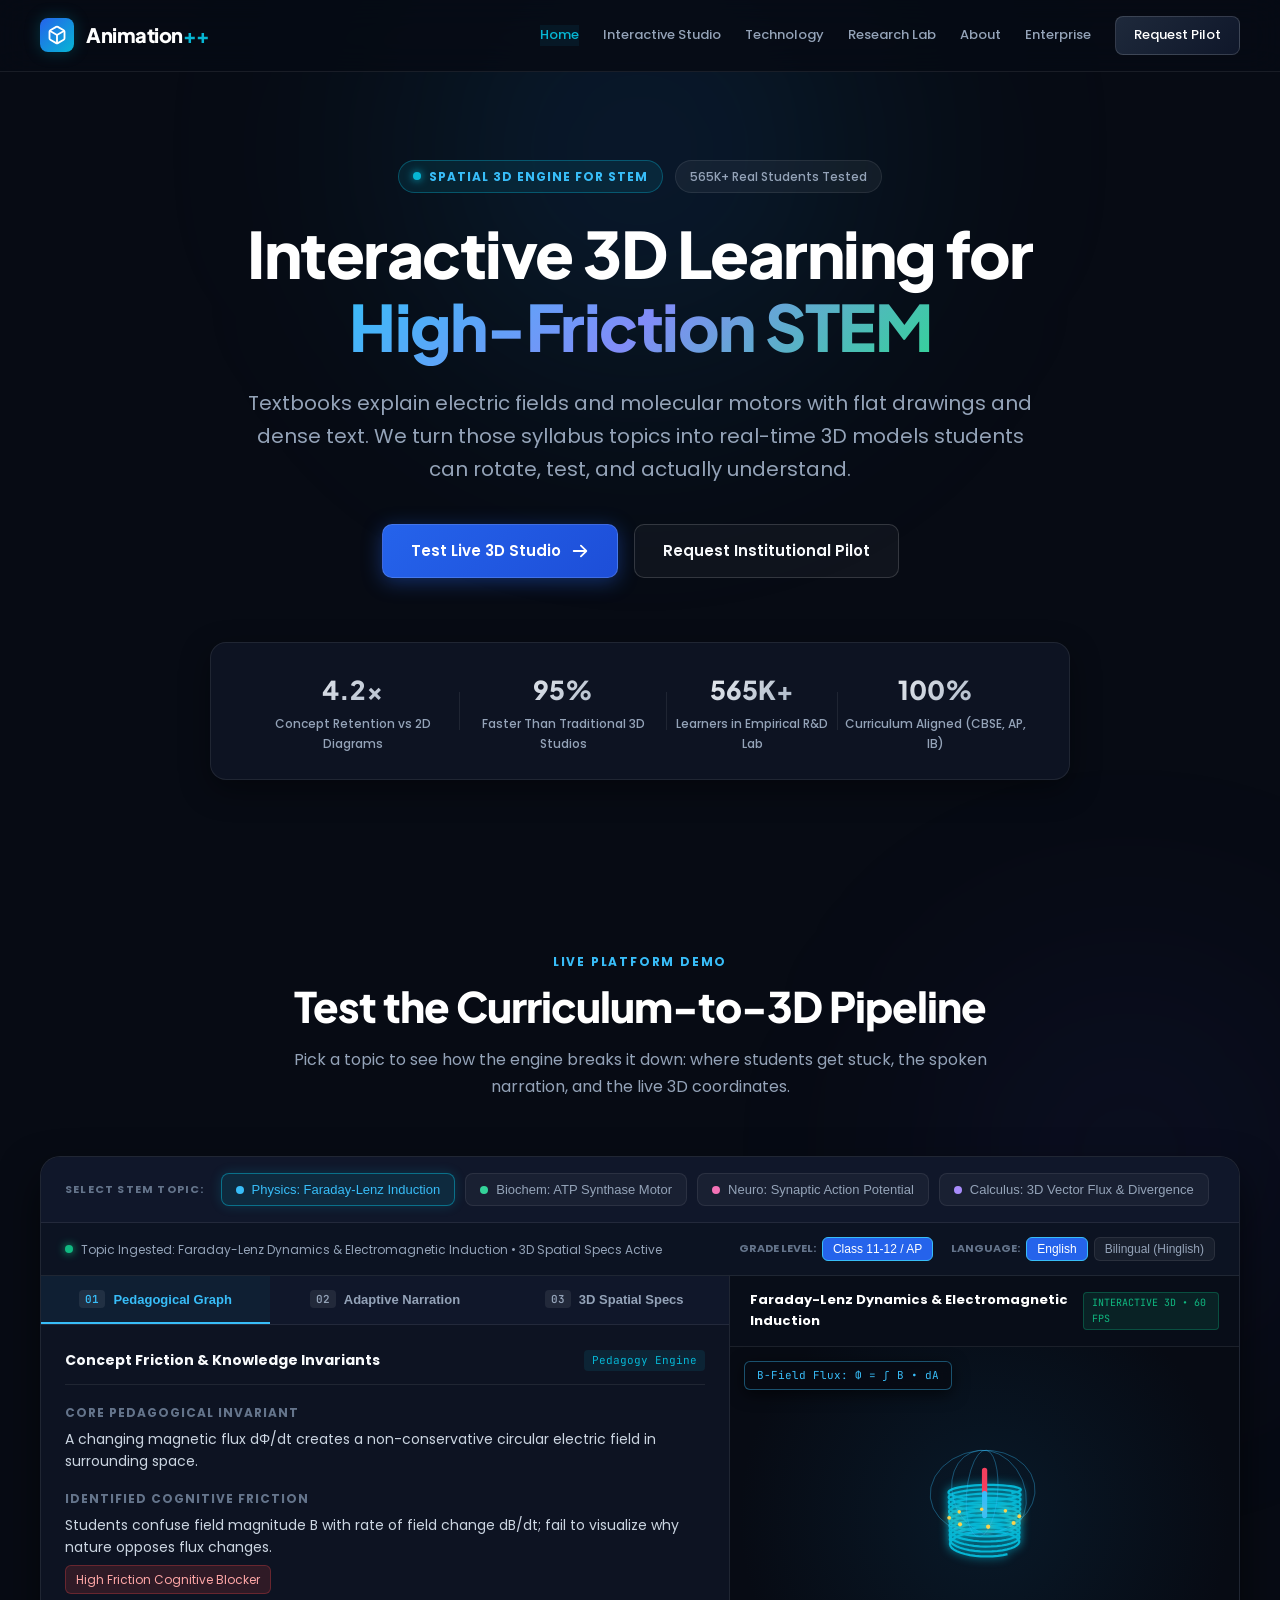
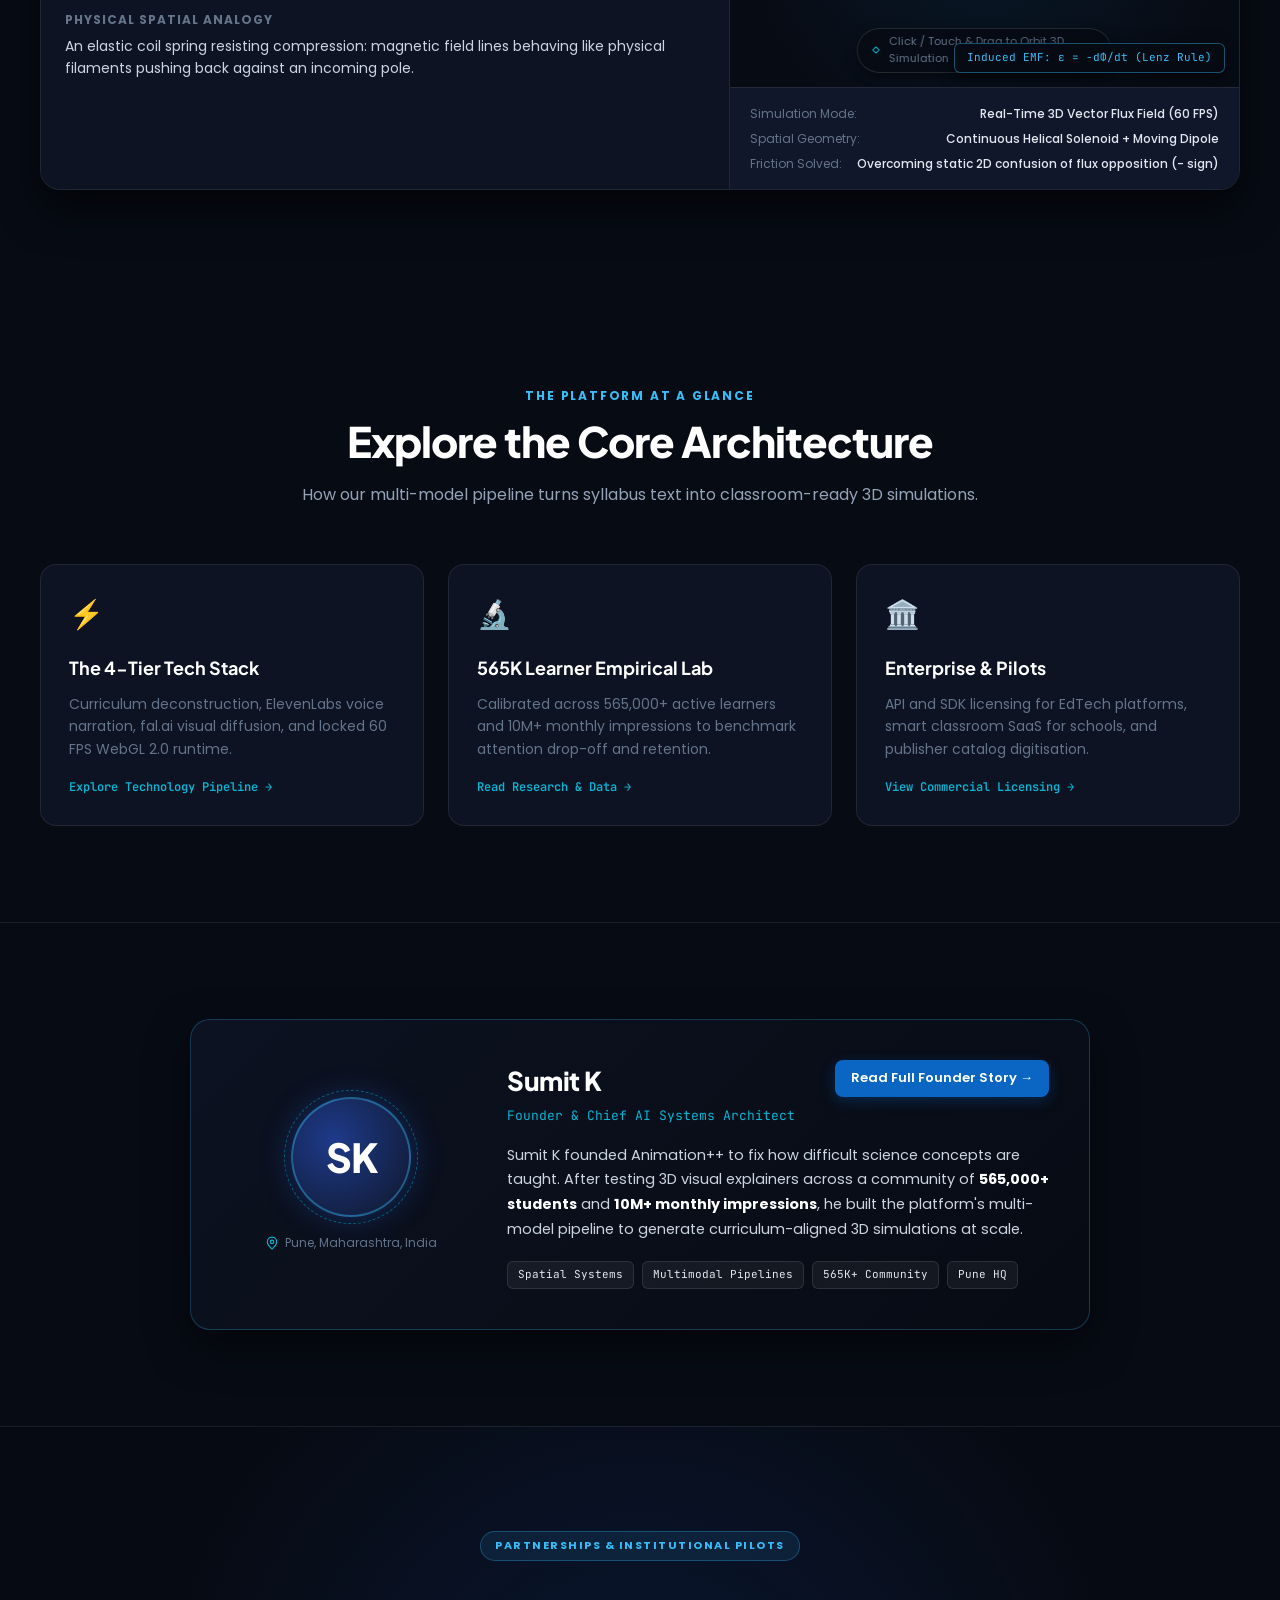
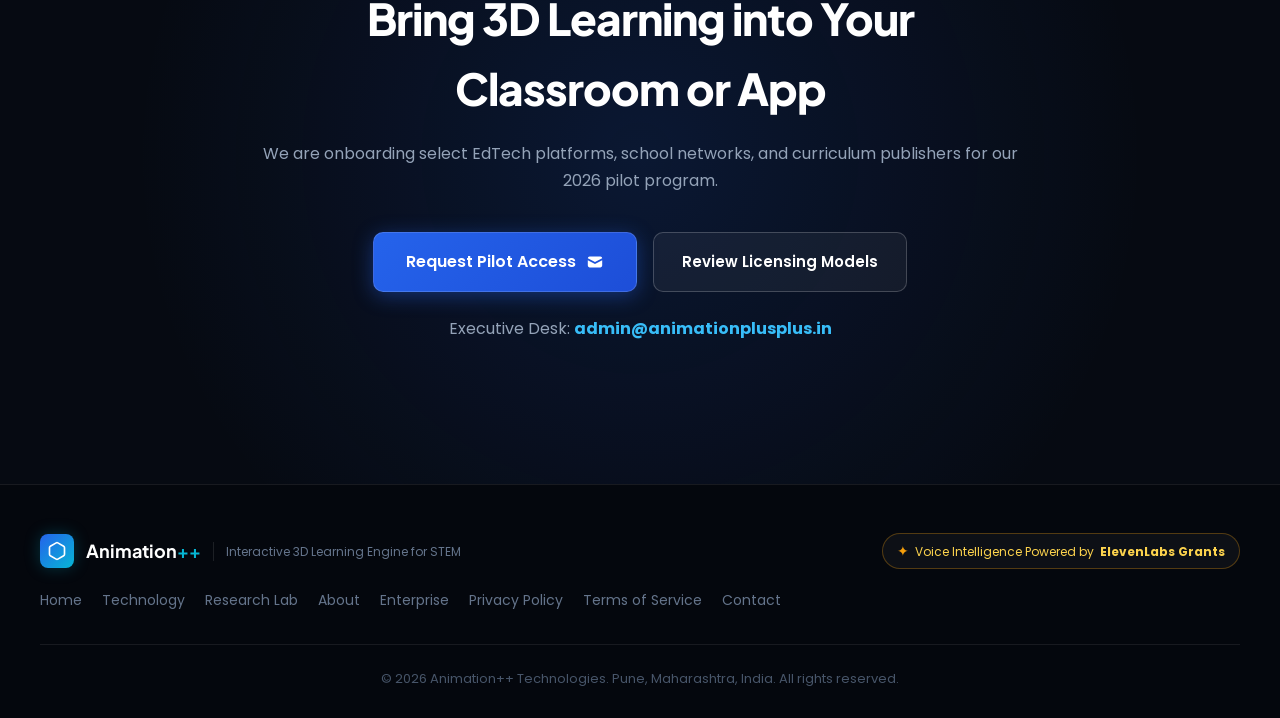
<file: index.html>
<!DOCTYPE html>
<html lang="en">
<head>
<meta charset="UTF-8">
<meta name="viewport" content="width=device-width, initial-scale=1.0">
<title>Animation++ | Interactive 3D Learning Engine for STEM</title>
<meta name="description" content="Animation++ turns complex STEM curricula into interactive 3D simulations. Calibrated across 565,000+ students and 10M+ monthly impressions.">

<meta property="og:type" content="website">
<meta property="og:title" content="Animation++ | Interactive 3D Learning Engine for STEM">
<meta property="og:description" content="Turning complex STEM curricula into interactive 3D simulations students can rotate, inspect, and understand.">
<meta property="og:url" content="https://www.animationplusplus.in/">

<link rel="canonical" href="https://www.animationplusplus.in/">
<meta name="robots" content="index, follow, max-image-preview:large, max-snippet:-1, max-video-preview:-1">

<!-- Schema.org EducationalOrganization Structured Data -->
<script type="application/ld+json">
{
  "@context": "https://schema.org",
  "@type": "EducationalOrganization",
  "name": "Animation++ Technologies",
  "alternateName": "Animation++",
  "url": "https://www.animationplusplus.in/",
  "email": "admin@animationplusplus.in",
  "description": "Interactive 3D simulation engine transforming complex STEM curricula into real-time manipulable models.",
  "address": {
    "@type": "PostalAddress",
    "addressLocality": "Pune",
    "addressRegion": "Maharashtra",
    "addressCountry": "IN"
  },
  "founder": {
    "@type": "Person",
    "name": "Sumit K",
    "jobTitle": "Founder & Chief AI Systems Architect",
    "sameAs": "https://www.linkedin.com/in/animationplusplus"
  },
  "knowsAbout": [
    "STEM Education",
    "Spatial AI",
    "3D Simulation",
    "Pedagogical Engineering",
    "Cognitive Retention"
  ],
  "sameAs": [
    "https://www.linkedin.com/in/animationplusplus",
    "https://www.instagram.com/animationplusplus/",
    "https://www.threads.com/@animationplusplus"
  ]
}
</script>

<link rel="preconnect" href="https://fonts.googleapis.com">
<link rel="preconnect" href="https://fonts.gstatic.com" crossorigin>
<link href="https://fonts.googleapis.com/css2?family=Plus+Jakarta+Sans:wght@400;500;600;700;800&family=Poppins:wght@400;500;600;700&family=JetBrains+Mono:wght@400;500;600&display=swap" rel="stylesheet">

<link rel="stylesheet" href="styles.css">
</head>
<body class="dark-theme">

<!-- Ambient Background Glows -->
<div class="ambient-glow glow-top" aria-hidden="true"></div>
<div class="ambient-glow glow-center" aria-hidden="true"></div>

<!-- Navigation Bar -->
<nav class="navbar">
  <div class="nav-container">
    <a href="index.html" class="brand-logo">
      <span class="logo-mark">
        <svg viewBox="0 0 24 24" fill="none" stroke="currentColor" stroke-width="2.2"><path d="M21 16V8a2 2 0 0 0-1-1.73l-7-4a2 2 0 0 0-2 0l-7 4A2 2 0 0 0 3 8v8a2 2 0 0 0 1 1.73l7 4a2 2 0 0 0 2 0l7-4A2 2 0 0 0 21 16z"/><polyline points="3.27 6.96 12 12.01 20.73 6.96"/><line x1="12" y1="22.08" x2="12" y2="12"/></svg>
      </span>
      <span class="logo-text">Animation<span class="plus">++</span></span>
    </a>
    <div class="nav-links">
      <a href="index.html" class="active">Home</a>
      <a href="#studio">Interactive Studio</a>
      <a href="technology.html">Technology</a>
      <a href="research.html">Research Lab</a>
      <a href="about.html">About</a>
      <a href="enterprise.html">Enterprise</a>
      <a href="enterprise.html#pilot" class="nav-btn">Request Pilot</a>
    </div>
  </div>
</nav>

<!-- Hero Section -->
<header class="hero">
  <div class="hero-inner">
    <div class="badge-row">
      <span class="engine-badge">
        <span class="pulse-dot"></span> SPATIAL 3D ENGINE FOR STEM
      </span>
      <span class="stat-pill">565K+ Real Students Tested</span>
    </div>

    <h1 class="hero-title">
      Interactive 3D Learning for <span class="gradient-text">High-Friction STEM</span>
    </h1>

    <p class="hero-lead">
      Textbooks explain electric fields and molecular motors with flat drawings and dense text. We turn those syllabus topics into real-time 3D models students can rotate, test, and actually understand.
    </p>

    <div class="hero-cta-group">
      <a class="btn btn-primary" href="#studio">
        Test Live 3D Studio
        <svg class="icon" viewBox="0 0 20 20" fill="currentColor"><path fill-rule="evenodd" d="M10.293 3.293a1 1 0 011.414 0l6 6a1 1 0 010 1.414l-6 6a1 1 0 01-1.414-1.414L14.586 11H3a1 1 0 110-2h11.586l-4.293-4.293a1 1 0 010-1.414z" clip-rule="evenodd"/></svg>
      </a>
      <a class="btn btn-outline" href="enterprise.html#pilot">
        Request Institutional Pilot
      </a>
    </div>

    <!-- Proof-of-Scale Metrics -->
    <div class="hero-metrics">
      <div class="metric-card">
        <span class="metric-num">4.2x</span>
        <span class="metric-label">Concept Retention vs 2D Diagrams</span>
      </div>
      <div class="metric-divider"></div>
      <div class="metric-card">
        <span class="metric-num">95%</span>
        <span class="metric-label">Faster Than Traditional 3D Studios</span>
      </div>
      <div class="metric-divider"></div>
      <div class="metric-card">
        <span class="metric-num">565K+</span>
        <span class="metric-label">Learners in Empirical R&D Lab</span>
      </div>
      <div class="metric-divider"></div>
      <div class="metric-card">
        <span class="metric-num">100%</span>
        <span class="metric-label">Curriculum Aligned (CBSE, AP, IB)</span>
      </div>
    </div>
  </div>
</header>

<main>
  <!-- Live Interactive 3D Module Studio Simulator -->
  <section class="section studio-section" id="studio">
    <div class="container">
      <div class="section-header">
        <span class="subheading">LIVE PLATFORM DEMO</span>
        <h2 class="section-title">Test the Curriculum-to-3D Pipeline</h2>
        <p class="section-desc">Pick a topic to see how the engine breaks it down: where students get stuck, the spoken narration, and the live 3D coordinates.</p>
      </div>

      <!-- Studio Simulator Component -->
      <div class="studio-simulator">
        <!-- Topic Selection Bar -->
        <div class="simulator-topic-bar">
          <span class="topic-bar-label">SELECT STEM TOPIC:</span>
          <div class="topic-buttons">
            <button class="topic-btn active" data-topic="physics">
              <span class="topic-dot dot-physics"></span>
              Physics: Faraday-Lenz Induction
            </button>
            <button class="topic-btn" data-topic="biochem">
              <span class="topic-dot dot-biochem"></span>
              Biochem: ATP Synthase Motor
            </button>
            <button class="topic-btn" data-topic="neuro">
              <span class="topic-dot dot-neuro"></span>
              Neuro: Synaptic Action Potential
            </button>
            <button class="topic-btn" data-topic="math">
              <span class="topic-dot dot-math"></span>
              Calculus: 3D Vector Flux & Divergence
            </button>
          </div>
        </div>

        <!-- Studio Control Header -->
        <div class="studio-header">
          <div class="studio-status">
            <span class="live-indicator"></span>
            <span class="status-text" id="studioStatus">Engine Ready &bull; Topic Ingested &bull; Multi-Stage Spatial Output</span>
          </div>
          <div class="studio-toggles">
            <div class="toggle-group">
              <span class="toggle-label">GRADE LEVEL:</span>
              <button class="toggle-pill active" id="gradePill">Class 11-12 / AP</button>
            </div>
            <div class="toggle-group">
              <span class="toggle-label">LANGUAGE:</span>
              <button class="toggle-pill active" id="langToggle">English</button>
              <button class="toggle-pill" id="langBilingualToggle">Bilingual (Hinglish)</button>
            </div>
          </div>
        </div>

        <!-- Studio Workspace (Two Column: Inspector + Visual Preview) -->
        <div class="studio-workspace">
          <!-- Left Column: Pipeline Tabs & Output -->
          <div class="studio-inspector">
            <div class="inspector-tabs">
              <button class="tab-btn active" data-tab="pedagogy">
                <span class="tab-step">01</span> Pedagogical Graph
              </button>
              <button class="tab-btn" data-tab="script">
                <span class="tab-step">02</span> Adaptive Narration
              </button>
              <button class="tab-btn" data-tab="spatial">
                <span class="tab-step">03</span> 3D Spatial Specs
              </button>
            </div>

            <div class="inspector-content">
              <!-- Tab 1: Pedagogical Graph -->
              <div class="tab-panel active" id="panel-pedagogy">
                <div class="panel-header">
                  <span class="panel-title">Concept Friction & Knowledge Invariants</span>
                  <span class="badge-tag">Pedagogy Engine</span>
                </div>
                <div class="pedagogy-details" id="pedagogyContent">
                  <!-- Injected via JavaScript -->
                </div>
              </div>

              <!-- Tab 2: Adaptive Narration (With ElevenLabs Voice AI Widget) -->
              <div class="tab-panel" id="panel-script">
                <div class="panel-header">
                  <span class="panel-title">Grade-Calibrated Spoken Narration</span>
                  <span class="badge-tag">ElevenLabs Audio</span>
                </div>

                <!-- Voice AI Integration Waveform Widget -->
                <div class="audio-waveform-widget">
                  <div class="audio-widget-top">
                    <button class="audio-play-btn" id="audioPlayBtn" aria-label="Play/Pause Narration Audio">
                      <svg class="play-icon" viewBox="0 0 24 24" fill="currentColor"><path d="M8 5v14l11-7z"/></svg>
                      <svg class="pause-icon" viewBox="0 0 24 24" fill="currentColor" style="display:none;"><path d="M6 19h4V5H6v14zm8-14v14h4V5h-4z"/></svg>
                    </button>
                    <div class="audio-track-info">
                      <div class="audio-track-header">
                        <span class="audio-track-title" id="audioTrackTitle">Neural Voice Cadence Simulation</span>
                        <span class="audio-timer"><span id="audioTimerCurrent">00:00</span> / <span id="audioTimerTotal">00:30</span></span>
                      </div>
                      <div class="audio-wave-bars" id="audioWaveBars">
                        <span class="eq-bar"></span><span class="eq-bar"></span><span class="eq-bar"></span><span class="eq-bar"></span>
                        <span class="eq-bar"></span><span class="eq-bar"></span><span class="eq-bar"></span><span class="eq-bar"></span>
                        <span class="eq-bar"></span><span class="eq-bar"></span><span class="eq-bar"></span><span class="eq-bar"></span>
                        <span class="eq-bar"></span><span class="eq-bar"></span><span class="eq-bar"></span><span class="eq-bar"></span>
                        <span class="eq-bar"></span><span class="eq-bar"></span><span class="eq-bar"></span><span class="eq-bar"></span>
                      </div>
                    </div>
                  </div>
                  <div class="audio-elevenlabs-badge">
                    <span class="audio-elevenlabs-dot"></span>
                    <span>Bilingual Voice Cadence &bull; Synthesized via <strong>ElevenLabs Neural Audio</strong></span>
                  </div>
                </div>

                <div class="script-details" id="scriptContent">
                  <!-- Injected via JavaScript -->
                </div>
              </div>

              <!-- Tab 3: Spatial 3D Spec -->
              <div class="tab-panel" id="panel-spatial">
                <div class="panel-header">
                  <span class="panel-title">3D Engine Parameters & Geometry Pipeline</span>
                  <span class="badge-tag">WebGL / Three.js</span>
                </div>
                <div class="code-box">
                  <pre><code id="spatialContent"><!-- Injected via JavaScript --></code></pre>
                </div>
              </div>
            </div>
          </div>

          <!-- Right Column: Interactive Visual Spatial 3D Canvas -->
          <div class="studio-viewport">
            <div class="viewport-header">
              <span class="viewport-title" id="viewportTopicTitle">Faraday-Lenz Spatial Induction Simulation</span>
              <span class="viewport-badge">INTERACTIVE 3D &bull; 60 FPS</span>
            </div>
            
            <div class="viewport-canvas-container" id="visualViewport">
              <canvas id="spatialCanvas" class="spatial-interactive-canvas"></canvas>
              
              <div class="canvas-drag-hint">
                <svg viewBox="0 0 24 24" fill="none" stroke="currentColor" stroke-width="2"><path d="M15 15l-3 3-3-3M9 9l3-3 3 3M15 9l3 3-3 3M9 15l-3-3 3-3"/></svg>
                <span>Click / Touch & Drag to Orbit 3D Simulation</span>
              </div>
              
              <div class="spatial-overlay-data">
                <div class="data-tag tag-top" id="dataTagTop">B-Field Flux: &Phi; = &int; B &bull; dA</div>
                <div class="data-tag tag-bottom" id="dataTagBottom">Induced EMF: &epsilon; = -d&Phi;/dt</div>
              </div>
            </div>

            <div class="viewport-controls">
              <div class="control-row">
                <span class="control-label">Simulation Mode:</span>
                <span class="control-value" id="simModeVal">Real-Time Vector Field (60 FPS)</span>
              </div>
              <div class="control-row">
                <span class="control-label">Spatial Geometry:</span>
                <span class="control-value" id="simGeoVal">Continuous Helical Solenoid + Moving Dipole</span>
              </div>
              <div class="control-row">
                <span class="control-label">Friction Solved:</span>
                <span class="control-value" id="simFrictionVal">Opposition of flux change (Lenz minus sign)</span>
              </div>
            </div>
          </div>
        </div>
      </div>
    </div>
  </section>

  <!-- Overview Deep-Dive Pillars Linking to Subpages -->
  <section class="section">
    <div class="container">
      <div class="section-header">
        <span class="subheading">THE PLATFORM AT A GLANCE</span>
        <h2 class="section-title">Explore the Core Architecture</h2>
        <p class="section-desc">How our multi-model pipeline turns syllabus text into classroom-ready 3D simulations.</p>
      </div>

      <div class="pillar-grid">
        <a href="technology.html" class="pillar-card fade-in">
          <div class="pillar-icon">⚡</div>
          <h3>The 4-Tier Tech Stack</h3>
          <p>Curriculum deconstruction, ElevenLabs voice narration, fal.ai visual diffusion, and locked 60 FPS WebGL 2.0 runtime.</p>
          <div class="pillar-link-arrow">
            Explore Technology Pipeline &rarr;
          </div>
        </a>

        <a href="research.html" class="pillar-card fade-in">
          <div class="pillar-icon">🔬</div>
          <h3>565K Learner Empirical Lab</h3>
          <p>Calibrated across 565,000+ active learners and 10M+ monthly impressions to benchmark attention drop-off and retention.</p>
          <div class="pillar-link-arrow">
            Read Research & Data &rarr;
          </div>
        </a>

        <a href="enterprise.html" class="pillar-card fade-in">
          <div class="pillar-icon">🏛️</div>
          <h3>Enterprise & Pilots</h3>
          <p>API and SDK licensing for EdTech platforms, smart classroom SaaS for schools, and publisher catalog digitisation.</p>
          <div class="pillar-link-arrow">
            View Commercial Licensing &rarr;
          </div>
        </a>
      </div>
    </div>
  </section>

  <!-- Founder Overview Section -->
  <section class="section leadership-section" id="founder-preview">
    <div class="container">
      <div class="leadership-card-wrapper fade-in">
        <div class="leadership-card">
          <div class="founder-avatar-col">
            <div class="founder-monogram">
              <span>SK</span>
              <div class="founder-badge-ring"></div>
            </div>
            <div class="founder-location">
              <svg viewBox="0 0 24 24" fill="none" stroke="currentColor" stroke-width="2"><path d="M12 2a8 8 0 0 0-8 8c0 5.4 7 11.4 7.4 11.8a1 1 0 0 0 1.2 0c.4-.4 7.4-6.4 7.4-11.8a8 8 0 0 0-8-8z"/><circle cx="12" cy="10" r="3"/></svg>
              Pune, Maharashtra, India
            </div>
          </div>
          
          <div class="founder-info-col">
            <div class="founder-header">
              <div>
                <h3 class="founder-name">Sumit K</h3>
                <div class="founder-title">Founder & Chief AI Systems Architect</div>
              </div>
              <a href="about.html" class="linkedin-btn">
                Read Full Founder Story &rarr;
              </a>
            </div>

            <p class="founder-bio">
              Sumit K founded Animation++ to fix how difficult science concepts are taught. After testing 3D visual explainers across a community of <strong>565,000+ students</strong> and <strong>10M+ monthly impressions</strong>, he built the platform's multi-model pipeline to generate curriculum-aligned 3D simulations at scale.
            </p>

            <div class="founder-badges">
              <span class="f-pill">Spatial Systems</span>
              <span class="f-pill">Multimodal Pipelines</span>
              <span class="f-pill">565K+ Community</span>
              <span class="f-pill">Pune HQ</span>
            </div>
          </div>
        </div>
      </div>
    </div>
  </section>

  <!-- Enterprise Contact / Pilot Section -->
  <section class="cta-section" id="contact">
    <div class="cta-container fade-in">
      <span class="cta-badge">PARTNERSHIPS & INSTITUTIONAL PILOTS</span>
      <h2>Bring 3D Learning into Your Classroom or App</h2>
      <p>We are onboarding select EdTech platforms, school networks, and curriculum publishers for our 2026 pilot program.</p>
      
      <div class="cta-actions">
        <a class="btn btn-primary btn-large" href="mailto:admin@animationplusplus.in?subject=Animation%2B%2B%20Pilot%20Inquiry&body=Hi%20Animation%2B%2B%20Team%2C%0A%0AWe%20are%20interested%20in%20deploying%20your%203D%20Spatial%20STEM%20Learning%20Engine.%0A%0AOrganization%3A%0ATarget%20Curriculum%2FGrade%3A%0APrimary%20Interest%20(API%20Integration%20%2F%20Institutional%20SaaS)%3A%0A%0AThank%20you!">
          Request Pilot Access
          <svg class="icon" viewBox="0 0 20 20" fill="currentColor"><path d="M2.003 5.884L10 9.882l7.997-3.998A2 2 0 0016 4H4a2 2 0 00-1.997 1.884z"/><path d="M18 8.118l-8 4-8-4V14a2 2 0 002 2h12a2 2 0 002-2V8.118z"/></svg>
        </a>
        <a class="btn btn-outline-white" href="enterprise.html">
          Review Licensing Models
        </a>
      </div>
      <p class="cta-contact-email">Executive Desk: <strong>admin@animationplusplus.in</strong></p>
    </div>
  </section>
</main>

<!-- Footer -->
<footer class="site-footer">
  <div class="footer-container">
    <div class="footer-brand">
      <span class="logo-mark">
        <svg viewBox="0 0 24 24" fill="none" stroke="currentColor" stroke-width="2"><path d="M21 16V8a2 2 0 0 0-1-1.73l-7-4a2 2 0 0 0-2 0l-7 4A2 2 0 0 0 3 8v8a2 2 0 0 0 1 1.73l7 4a2 2 0 0 0 2 0l7-4A2 2 0 0 0 21 16z"/></svg>
      </span>
      <span class="brand-name">Animation<span class="plus">++</span></span>
      <span class="brand-tag">Interactive 3D Learning Engine for STEM</span>
    </div>

    <!-- Mandatory ElevenLabs Grant Partner Attribution Badge -->
    <div class="elevenlabs-partner-badge">
      <a href="https://elevenlabs.io" target="_blank" rel="noopener" class="elevenlabs-link">
        <span class="el-sparkle">✦</span>
        Voice Intelligence Powered by <strong>ElevenLabs Grants</strong>
      </a>
    </div>

    <div class="footer-nav">
      <a href="index.html">Home</a>
      <a href="technology.html">Technology</a>
      <a href="research.html">Research Lab</a>
      <a href="about.html">About</a>
      <a href="enterprise.html">Enterprise</a>
      <a href="privacy.html">Privacy Policy</a>
      <a href="terms.html">Terms of Service</a>
      <a href="mailto:admin@animationplusplus.in?subject=Animation%2B%2B%20Inquiry">Contact</a>
    </div>
  </div>
  
  <div class="footer-bottom">
    <p>&copy; 2026 Animation++ Technologies. Pune, Maharashtra, India. All rights reserved.</p>
  </div>
</footer>

<!-- Legal Trust Modals -->
<div class="legal-modal-backdrop" id="modalPrivacy" aria-hidden="true">
  <div class="legal-modal-dialog" role="dialog" aria-modal="true" aria-labelledby="modalPrivacyTitle">
    <div class="legal-modal-header">
      <h3 id="modalPrivacyTitle">Privacy Policy</h3>
      <button class="legal-modal-close" id="closePrivacyModal" aria-label="Close Privacy Policy">&times;</button>
    </div>
    <div class="legal-modal-body">
      <p class="legal-meta">Last Updated: October 2026 &bull; Animation++ Technologies, Pune, Maharashtra, India</p>
      
      <h4>1. Commitment to Student Privacy</h4>
      <p>Animation++ Technologies ("Animation++", "we", "our") complies strictly with the Digital Personal Data Protection (DPDP) Act 2023 of India, GDPR, and FERPA standards.</p>

      <h4>2. Zero Student Data Sale</h4>
      <p>We do not sell, rent, or broker student data to advertisers or third parties under any circumstances. Simulation telemetry is used solely to evaluate conceptual understanding.</p>

      <h4>3. Institutional Materials</h4>
      <p>Curriculum materials provided by partner schools are processed in isolated environments and never used to train public models without permission.</p>

      <h4>4. Full Document</h4>
      <p>Read the complete legal policy on our <a href="privacy.html" style="color:var(--cyan-primary);">dedicated Privacy Policy page</a>.</p>
    </div>
  </div>
</div>

<div class="legal-modal-backdrop" id="modalTerms" aria-hidden="true">
  <div class="legal-modal-dialog" role="dialog" aria-modal="true" aria-labelledby="modalTermsTitle">
    <div class="legal-modal-header">
      <h3 id="modalTermsTitle">Terms of Service</h3>
      <button class="legal-modal-close" id="closeTermsModal" aria-label="Close Terms of Service">&times;</button>
    </div>
    <div class="legal-modal-body">
      <p class="legal-meta">Last Updated: October 2026 &bull; Animation++ Technologies, Pune, Maharashtra, India</p>

      <h4>1. Agreement</h4>
      <p>By accessing Animation++ APIs, SDKs, or simulations, you agree to these terms governing institutional pilots and enterprise access.</p>

      <h4>2. Proprietary Technology</h4>
      <p>All 3D compilation algorithms, spatial rendering code, and software remain the exclusive property of Animation++ Technologies. Partner schools own their curriculum notes.</p>

      <h4>3. Full Document</h4>
      <p>Read the complete agreement on our <a href="terms.html" style="color:var(--cyan-primary);">dedicated Terms of Service page</a>.</p>
    </div>
  </div>
</div>

<script src="script.js"></script>
</body>
</html>
</file>
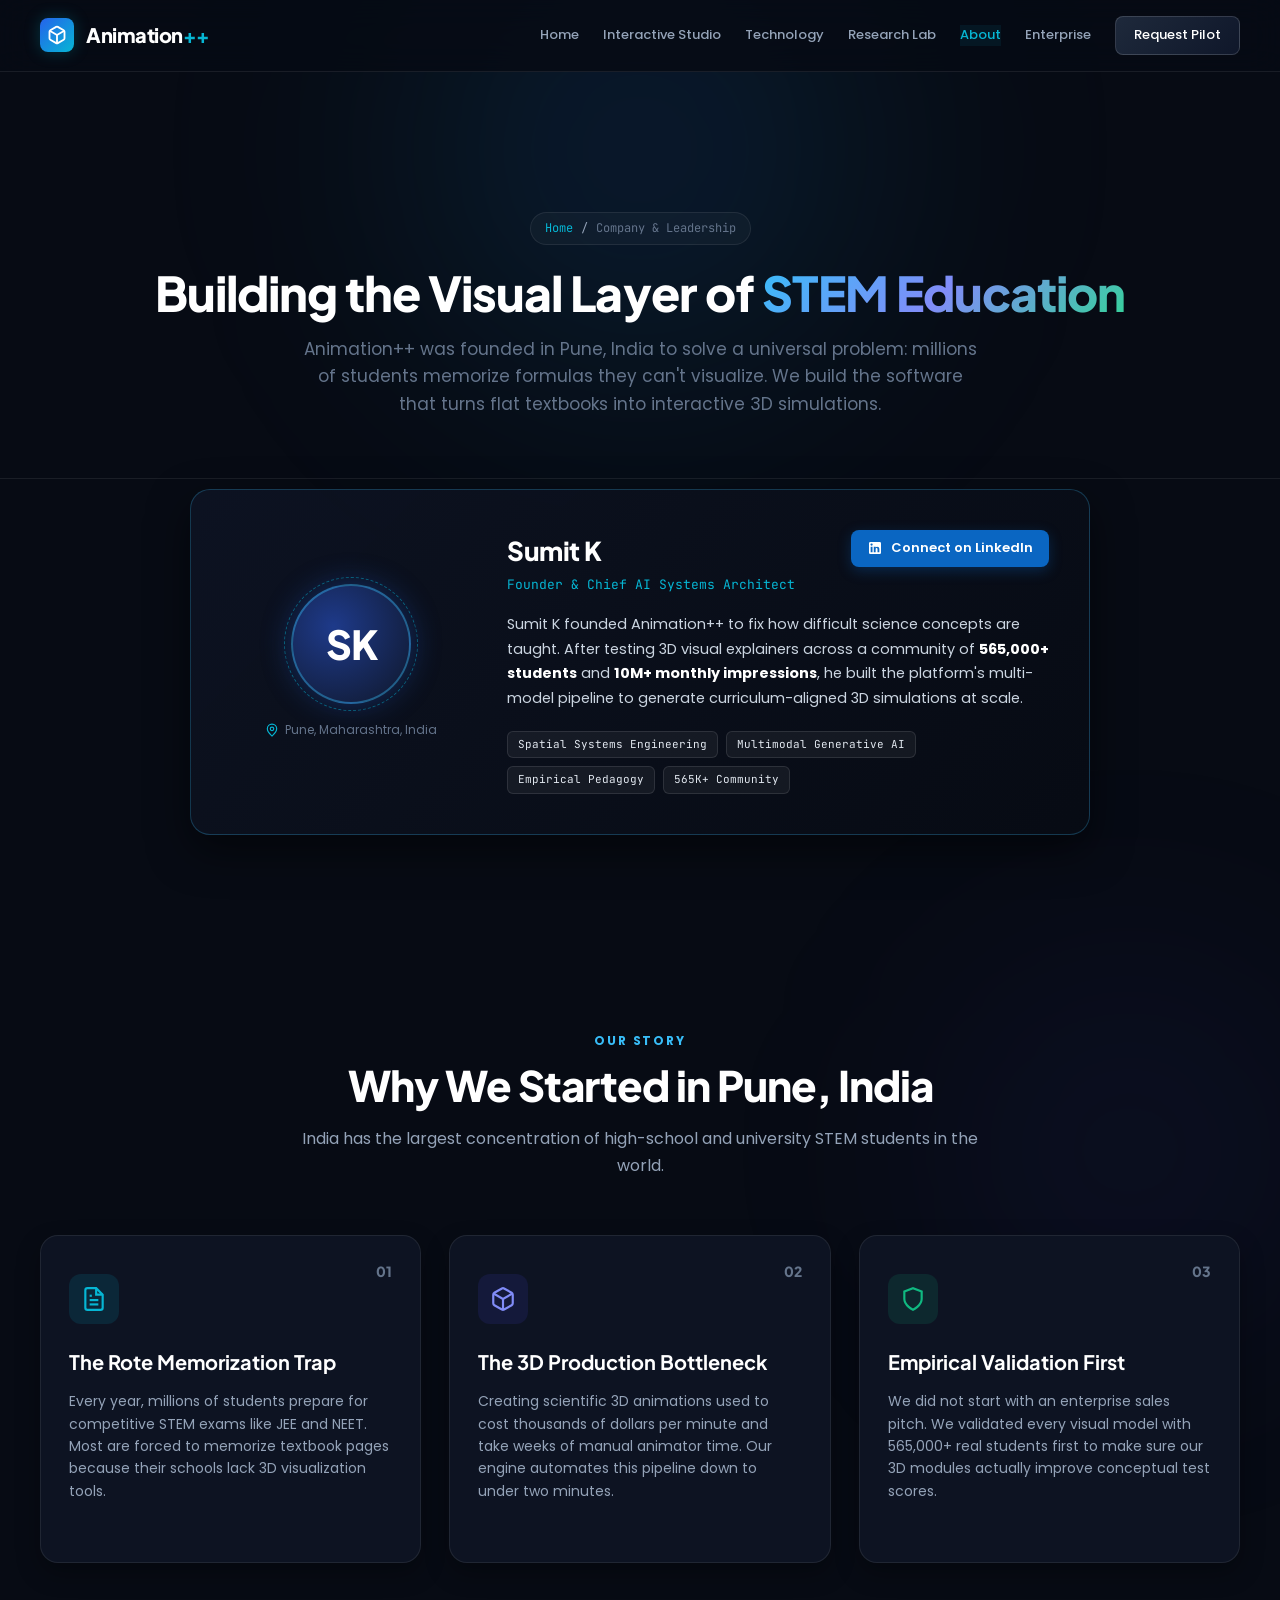
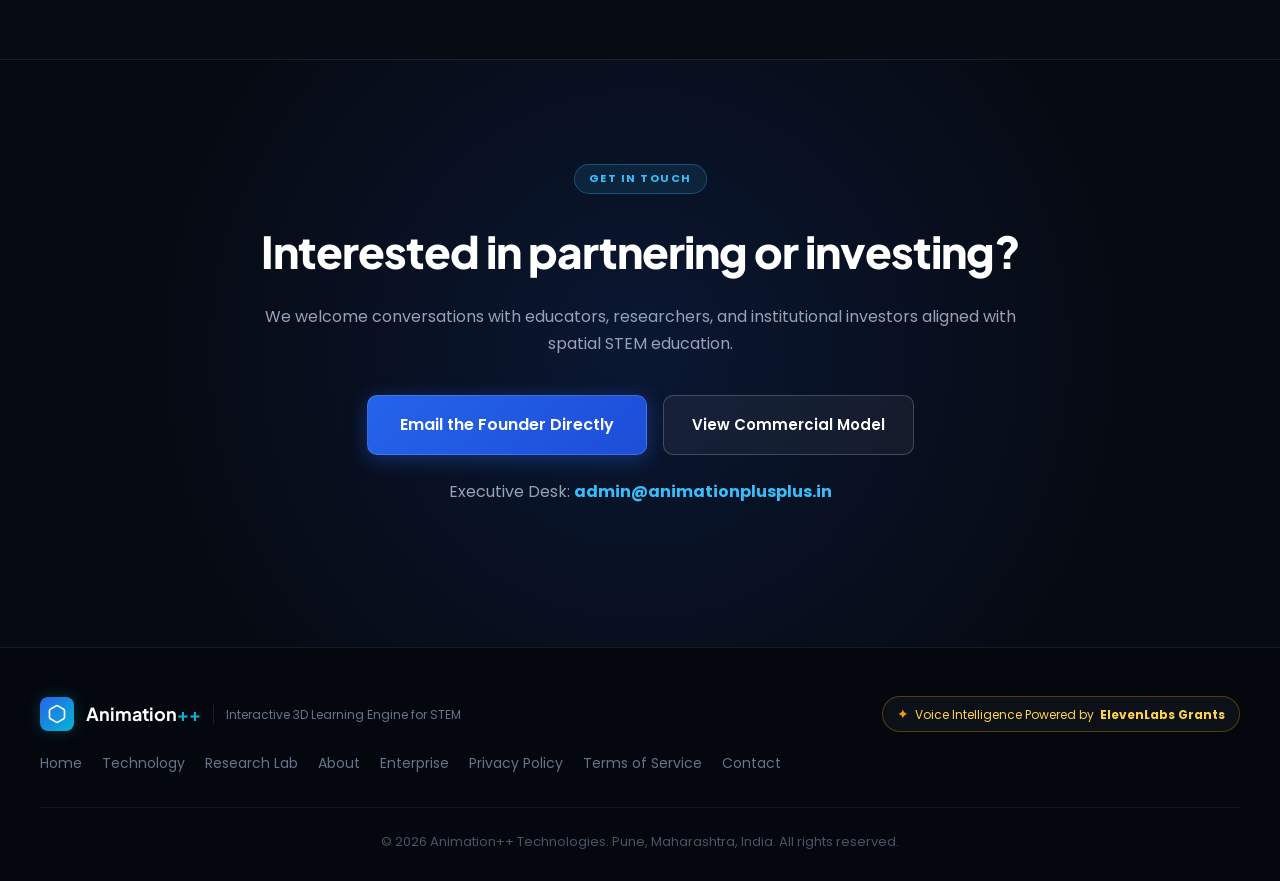
<file: about.html>
<!DOCTYPE html>
<html lang="en">
<head>
<meta charset="UTF-8">
<meta name="viewport" content="width=device-width, initial-scale=1.0">
<title>About Us & Leadership | Animation++</title>
<meta name="description" content="Meet the team behind Animation++. Founded by Sumit K in Pune, Maharashtra, India to build interactive 3D learning for STEM.">

<meta property="og:type" content="website">
<meta property="og:title" content="About Us & Leadership | Animation++">
<meta property="og:description" content="Founded by Sumit K in Pune, India to build interactive 3D simulations for high-friction STEM topics.">
<meta property="og:url" content="https://www.animationplusplus.in/about.html">

<link rel="canonical" href="https://www.animationplusplus.in/about.html">
<meta name="robots" content="index, follow">

<link rel="preconnect" href="https://fonts.googleapis.com">
<link rel="preconnect" href="https://fonts.gstatic.com" crossorigin>
<link href="https://fonts.googleapis.com/css2?family=Plus+Jakarta+Sans:wght@400;500;600;700;800&family=Poppins:wght@400;500;600;700&family=JetBrains+Mono:wght@400;500;600&display=swap" rel="stylesheet">

<link rel="stylesheet" href="styles.css">
</head>
<body class="dark-theme">

<!-- Ambient Background Glows -->
<div class="ambient-glow glow-top" aria-hidden="true"></div>
<div class="ambient-glow glow-center" aria-hidden="true"></div>

<!-- Navigation Bar -->
<nav class="navbar">
  <div class="nav-container">
    <a href="index.html" class="brand-logo">
      <span class="logo-mark">
        <svg viewBox="0 0 24 24" fill="none" stroke="currentColor" stroke-width="2.2"><path d="M21 16V8a2 2 0 0 0-1-1.73l-7-4a2 2 0 0 0-2 0l-7 4A2 2 0 0 0 3 8v8a2 2 0 0 0 1 1.73l7 4a2 2 0 0 0 2 0l7-4A2 2 0 0 0 21 16z"/><polyline points="3.27 6.96 12 12.01 20.73 6.96"/><line x1="12" y1="22.08" x2="12" y2="12"/></svg>
      </span>
      <span class="logo-text">Animation<span class="plus">++</span></span>
    </a>
    <div class="nav-links">
      <a href="index.html">Home</a>
      <a href="index.html#studio">Interactive Studio</a>
      <a href="technology.html">Technology</a>
      <a href="research.html">Research Lab</a>
      <a href="about.html" class="active">About</a>
      <a href="enterprise.html">Enterprise</a>
      <a href="enterprise.html#pilot" class="nav-btn">Request Pilot</a>
    </div>
  </div>
</nav>

<!-- Subpage Hero Header -->
<header class="subpage-hero">
  <div class="container">
    <div class="breadcrumb">
      <a href="index.html">Home</a>
      <span class="breadcrumb-sep">/</span>
      <span>Company & Leadership</span>
    </div>

    <h1 class="subpage-title">
      Building the Visual Layer of <span class="gradient-text">STEM Education</span>
    </h1>

    <p class="subpage-desc">
      Animation++ was founded in Pune, India to solve a universal problem: millions of students memorize formulas they can't visualize. We build the software that turns flat textbooks into interactive 3D simulations.
    </p>
  </div>
</header>

<main>
  <!-- Founder Profile Card -->
  <section class="section leadership-section" style="padding-top: 10px;">
    <div class="container">
      <div class="leadership-card-wrapper fade-in">
        <div class="leadership-card">
          <div class="founder-avatar-col">
            <div class="founder-monogram">
              <span>SK</span>
              <div class="founder-badge-ring"></div>
            </div>
            <div class="founder-location">
              <svg viewBox="0 0 24 24" fill="none" stroke="currentColor" stroke-width="2"><path d="M12 2a8 8 0 0 0-8 8c0 5.4 7 11.4 7.4 11.8a1 1 0 0 0 1.2 0c.4-.4 7.4-6.4 7.4-11.8a8 8 0 0 0-8-8z"/><circle cx="12" cy="10" r="3"/></svg>
              Pune, Maharashtra, India
            </div>
          </div>
          
          <div class="founder-info-col">
            <div class="founder-header">
              <div>
                <h3 class="founder-name">Sumit K</h3>
                <div class="founder-title">Founder & Chief AI Systems Architect</div>
              </div>
              <a href="https://www.linkedin.com/in/animationplusplus" target="_blank" rel="noopener" class="linkedin-btn" aria-label="LinkedIn Profile">
                <svg viewBox="0 0 24 24" fill="currentColor"><path d="M19 3a2 2 0 0 1 2 2v14a2 2 0 0 1-2 2H5a2 2 0 0 1-2-2V5a2 2 0 0 1 2-2h14m-.5 15.5v-5.3a3.26 3.26 0 0 0-3.26-3.26c-.85 0-1.84.52-2.28 1.3v-1.11h-2.79v8.37h2.79v-4.93c0-.77.62-1.4 1.39-1.4a1.4 1.4 0 0 1 1.4 1.4v4.93h2.75M6.88 8.56a1.68 1.68 0 0 0 1.68-1.68c0-.93-.75-1.69-1.68-1.69a1.69 1.69 0 0 0-1.69 1.69c0 .93.76 1.68 1.69 1.68m1.39 9.94v-8.37H5.5v8.37h2.77z"/></svg>
                Connect on LinkedIn
              </a>
            </div>

            <p class="founder-bio">
              Sumit K founded Animation++ to fix how difficult science concepts are taught. After testing 3D visual explainers across a community of <strong>565,000+ students</strong> and <strong>10M+ monthly impressions</strong>, he built the platform's multi-model pipeline to generate curriculum-aligned 3D simulations at scale.
            </p>

            <div class="founder-badges">
              <span class="f-pill">Spatial Systems Engineering</span>
              <span class="f-pill">Multimodal Generative AI</span>
              <span class="f-pill">Empirical Pedagogy</span>
              <span class="f-pill">565K+ Community</span>
            </div>
          </div>
        </div>
      </div>
    </div>
  </section>

  <!-- The Story & Mission -->
  <section class="section">
    <div class="container">
      <div class="section-header">
        <span class="subheading">OUR STORY</span>
        <h2 class="section-title">Why We Started in Pune, India</h2>
        <p class="section-desc">India has the largest concentration of high-school and university STEM students in the world.</p>
      </div>

      <div class="architecture-grid">
        <div class="arch-card fade-in">
          <div class="arch-number">01</div>
          <div class="arch-icon icon-cyan">
            <svg viewBox="0 0 24 24" fill="none" stroke="currentColor" stroke-width="2"><path d="M14 2H6a2 2 0 0 0-2 2v16a2 2 0 0 0 2 2h12a2 2 0 0 0 2-2V8z"/><polyline points="14 2 14 8 20 8"/><line x1="16" y1="13" x2="8" y2="13"/><line x1="16" y1="17" x2="8" y2="17"/><polyline points="10 9 9 9 8 9"/></svg>
          </div>
          <h3>The Rote Memorization Trap</h3>
          <p>Every year, millions of students prepare for competitive STEM exams like JEE and NEET. Most are forced to memorize textbook pages because their schools lack 3D visualization tools.</p>
        </div>

        <div class="arch-card fade-in">
          <div class="arch-number">02</div>
          <div class="arch-icon icon-indigo">
            <svg viewBox="0 0 24 24" fill="none" stroke="currentColor" stroke-width="2"><path d="M21 16V8a2 2 0 0 0-1-1.73l-7-4a2 2 0 0 0-2 0l-7 4A2 2 0 0 0 3 8v8a2 2 0 0 0 1 1.73l7 4a2 2 0 0 0 2 0l7-4A2 2 0 0 0 21 16z"/><polyline points="3.27 6.96 12 12.01 20.73 6.96"/><line x1="12" y1="22.08" x2="12" y2="12"/></svg>
          </div>
          <h3>The 3D Production Bottleneck</h3>
          <p>Creating scientific 3D animations used to cost thousands of dollars per minute and take weeks of manual animator time. Our engine automates this pipeline down to under two minutes.</p>
        </div>

        <div class="arch-card fade-in">
          <div class="arch-number">03</div>
          <div class="arch-icon icon-emerald">
            <svg viewBox="0 0 24 24" fill="none" stroke="currentColor" stroke-width="2"><path d="M12 22s8-4 8-10V5l-8-3-8 3v7c0 6 8 10 8 10z"/></svg>
          </div>
          <h3>Empirical Validation First</h3>
          <p>We did not start with an enterprise sales pitch. We validated every visual model with 565,000+ real students first to make sure our 3D modules actually improve conceptual test scores.</p>
        </div>
      </div>
    </div>
  </section>

  <!-- CTA Banner -->
  <section class="cta-section">
    <div class="cta-container fade-in">
      <span class="cta-badge">GET IN TOUCH</span>
      <h2>Interested in partnering or investing?</h2>
      <p>We welcome conversations with educators, researchers, and institutional investors aligned with spatial STEM education.</p>
      
      <div class="cta-actions">
        <a class="btn btn-primary btn-large" href="mailto:admin@animationplusplus.in?subject=Animation%2B%2B%20Founder%20Inquiry">
          Email the Founder Directly
        </a>
        <a class="btn btn-outline-white" href="enterprise.html">
          View Commercial Model
        </a>
      </div>
      <p class="cta-contact-email">Executive Desk: <strong>admin@animationplusplus.in</strong></p>
    </div>
  </section>
</main>

<!-- Footer -->
<footer class="site-footer">
  <div class="footer-container">
    <div class="footer-brand">
      <span class="logo-mark">
        <svg viewBox="0 0 24 24" fill="none" stroke="currentColor" stroke-width="2"><path d="M21 16V8a2 2 0 0 0-1-1.73l-7-4a2 2 0 0 0-2 0l-7 4A2 2 0 0 0 3 8v8a2 2 0 0 0 1 1.73l7 4a2 2 0 0 0 2 0l7-4A2 2 0 0 0 21 16z"/></svg>
      </span>
      <span class="brand-name">Animation<span class="plus">++</span></span>
      <span class="brand-tag">Interactive 3D Learning Engine for STEM</span>
    </div>

    <!-- Mandatory ElevenLabs Grant Partner Attribution Badge -->
    <div class="elevenlabs-partner-badge">
      <a href="https://elevenlabs.io" target="_blank" rel="noopener" class="elevenlabs-link">
        <span class="el-sparkle">✦</span>
        Voice Intelligence Powered by <strong>ElevenLabs Grants</strong>
      </a>
    </div>

    <div class="footer-nav">
      <a href="index.html">Home</a>
      <a href="technology.html">Technology</a>
      <a href="research.html">Research Lab</a>
      <a href="about.html">About</a>
      <a href="enterprise.html">Enterprise</a>
      <a href="privacy.html">Privacy Policy</a>
      <a href="terms.html">Terms of Service</a>
      <a href="mailto:admin@animationplusplus.in?subject=Animation%2B%2B%20Inquiry">Contact</a>
    </div>
  </div>
  
  <div class="footer-bottom">
    <p>&copy; 2026 Animation++ Technologies. Pune, Maharashtra, India. All rights reserved.</p>
  </div>
</footer>

<script src="script.js"></script>
</body>
</html>
</file>
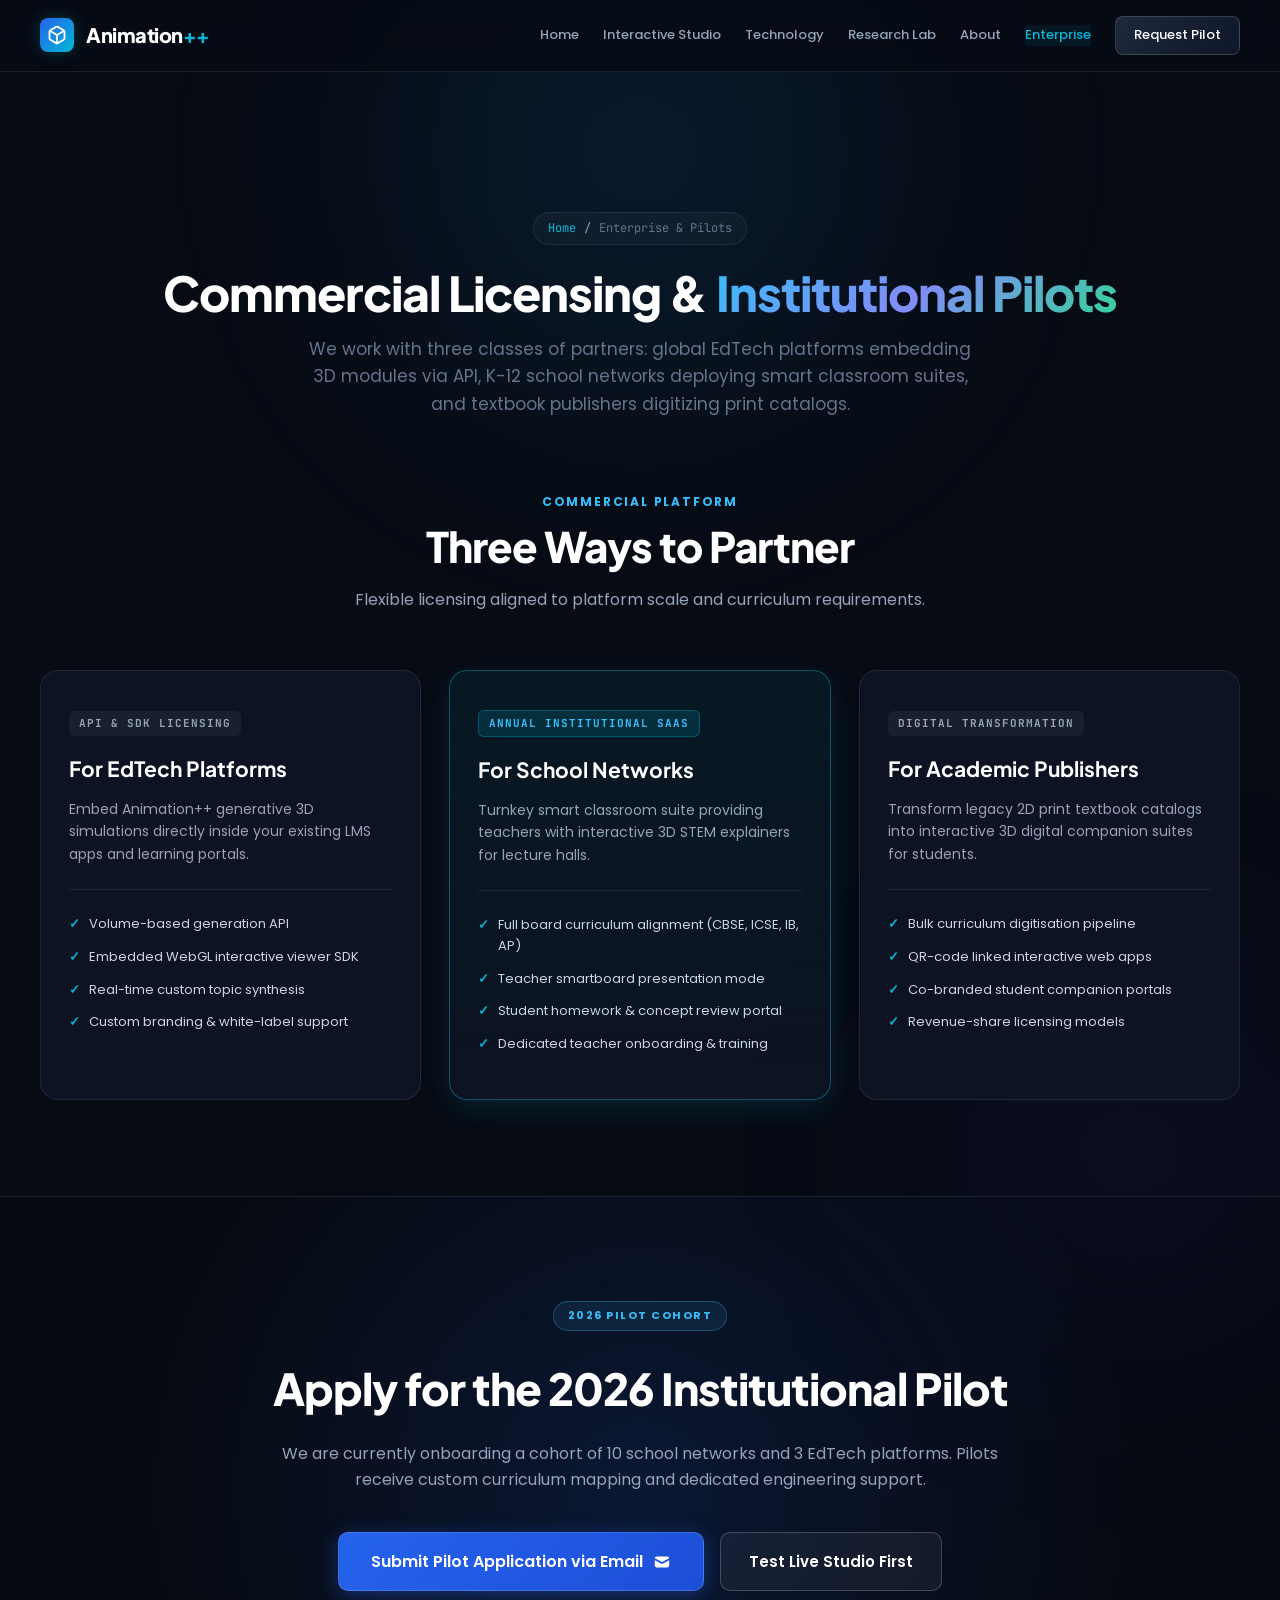
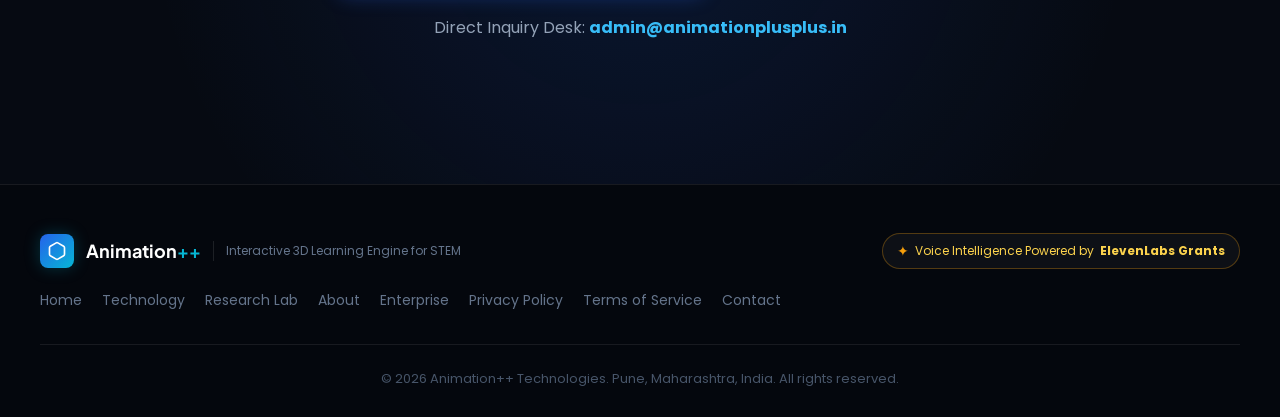
<file: enterprise.html>
<!DOCTYPE html>
<html lang="en">
<head>
<meta charset="UTF-8">
<meta name="viewport" content="width=device-width, initial-scale=1.0">
<title>Enterprise & Pilots | Animation++</title>
<meta name="description" content="Licensing models and institutional pilot applications for Animation++ 3D STEM Learning Engine. APIs, School SaaS, and Publisher Digitization.">

<meta property="og:type" content="website">
<meta property="og:title" content="Enterprise & Pilots | Animation++">
<meta property="og:description" content="Commercial licensing models and 2026 institutional pilot applications for Animation++ 3D STEM engine.">
<meta property="og:url" content="https://www.animationplusplus.in/enterprise.html">

<link rel="canonical" href="https://www.animationplusplus.in/enterprise.html">
<meta name="robots" content="index, follow">

<link rel="preconnect" href="https://fonts.googleapis.com">
<link rel="preconnect" href="https://fonts.gstatic.com" crossorigin>
<link href="https://fonts.googleapis.com/css2?family=Plus+Jakarta+Sans:wght@400;500;600;700;800&family=Poppins:wght@400;500;600;700&family=JetBrains+Mono:wght@400;500;600&display=swap" rel="stylesheet">

<link rel="stylesheet" href="styles.css">
</head>
<body class="dark-theme">

<!-- Ambient Background Glows -->
<div class="ambient-glow glow-top" aria-hidden="true"></div>
<div class="ambient-glow glow-center" aria-hidden="true"></div>

<!-- Navigation Bar -->
<nav class="navbar">
  <div class="nav-container">
    <a href="index.html" class="brand-logo">
      <span class="logo-mark">
        <svg viewBox="0 0 24 24" fill="none" stroke="currentColor" stroke-width="2.2"><path d="M21 16V8a2 2 0 0 0-1-1.73l-7-4a2 2 0 0 0-2 0l-7 4A2 2 0 0 0 3 8v8a2 2 0 0 0 1 1.73l7 4a2 2 0 0 0 2 0l7-4A2 2 0 0 0 21 16z"/><polyline points="3.27 6.96 12 12.01 20.73 6.96"/><line x1="12" y1="22.08" x2="12" y2="12"/></svg>
      </span>
      <span class="logo-text">Animation<span class="plus">++</span></span>
    </a>
    <div class="nav-links">
      <a href="index.html">Home</a>
      <a href="index.html#studio">Interactive Studio</a>
      <a href="technology.html">Technology</a>
      <a href="research.html">Research Lab</a>
      <a href="about.html">About</a>
      <a href="enterprise.html" class="active">Enterprise</a>
      <a href="#pilot" class="nav-btn">Request Pilot</a>
    </div>
  </div>
</nav>

<!-- Subpage Hero Header -->
<header class="subpage-hero">
  <div class="container">
    <div class="breadcrumb">
      <a href="index.html">Home</a>
      <span class="breadcrumb-sep">/</span>
      <span>Enterprise & Pilots</span>
    </div>

    <h1 class="subpage-title">
      Commercial Licensing & <span class="gradient-text">Institutional Pilots</span>
    </h1>

    <p class="subpage-desc">
      We work with three classes of partners: global EdTech platforms embedding 3D modules via API, K-12 school networks deploying smart classroom suites, and textbook publishers digitizing print catalogs.
    </p>
  </div>
</header>

<main>
  <!-- Commercial Licensing Tracks -->
  <section class="section enterprise-section" style="padding-top: 10px;">
    <div class="container">
      <div class="section-header">
        <span class="subheading">COMMERCIAL PLATFORM</span>
        <h2 class="section-title">Three Ways to Partner</h2>
        <p class="section-desc">Flexible licensing aligned to platform scale and curriculum requirements.</p>
      </div>

      <div class="enterprise-grid">
        <div class="enterprise-card fade-in">
          <div class="tier-pill">API & SDK LICENSING</div>
          <h3>For EdTech Platforms</h3>
          <p>Embed Animation++ generative 3D simulations directly inside your existing LMS apps and learning portals.</p>
          <ul class="tier-features">
            <li>Volume-based generation API</li>
            <li>Embedded WebGL interactive viewer SDK</li>
            <li>Real-time custom topic synthesis</li>
            <li>Custom branding & white-label support</li>
          </ul>
        </div>

        <div class="enterprise-card featured fade-in">
          <div class="tier-pill tier-pill-highlight">ANNUAL INSTITUTIONAL SAAS</div>
          <h3>For School Networks</h3>
          <p>Turnkey smart classroom suite providing teachers with interactive 3D STEM explainers for lecture halls.</p>
          <ul class="tier-features">
            <li>Full board curriculum alignment (CBSE, ICSE, IB, AP)</li>
            <li>Teacher smartboard presentation mode</li>
            <li>Student homework & concept review portal</li>
            <li>Dedicated teacher onboarding & training</li>
          </ul>
        </div>

        <div class="enterprise-card fade-in">
          <div class="tier-pill">DIGITAL TRANSFORMATION</div>
          <h3>For Academic Publishers</h3>
          <p>Transform legacy 2D print textbook catalogs into interactive 3D digital companion suites for students.</p>
          <ul class="tier-features">
            <li>Bulk curriculum digitisation pipeline</li>
            <li>QR-code linked interactive web apps</li>
            <li>Co-branded student companion portals</li>
            <li>Revenue-share licensing models</li>
          </ul>
        </div>
      </div>
    </div>
  </section>

  <!-- Pilot Application Intake Section -->
  <section class="cta-section" id="pilot">
    <div class="cta-container fade-in">
      <span class="cta-badge">2026 PILOT COHORT</span>
      <h2>Apply for the 2026 Institutional Pilot</h2>
      <p>We are currently onboarding a cohort of 10 school networks and 3 EdTech platforms. Pilots receive custom curriculum mapping and dedicated engineering support.</p>
      
      <div class="cta-actions">
        <a class="btn btn-primary btn-large" href="mailto:admin@animationplusplus.in?subject=Animation%2B%2B%20Pilot%20Application&body=Hi%20Animation%2B%2B%20Team%2C%0A%0AWe%20would%20like%20to%20apply%20for%20the%202026%20Institutional%20Pilot%20Program.%0A%0AOrganization%20Name%3A%0ALocation%20%2F%20Country%3A%0AStudent%20Enrollment%20%2F%20User%20Base%3A%0ATarget%20Curriculum%20(e.g.%20CBSE%20Class%2011-12%2C%20AP%20Physics%2C%20NEET)%3A%0APreferred%20Model%20(EdTech%20API%20%2F%20School%20SaaS%20%2F%20Publisher%20Suite)%3A%0APrimary%20Contact%20Name%20%26%20Role%3A%0A%0AThank%20you!">
          Submit Pilot Application via Email
          <svg class="icon" viewBox="0 0 20 20" fill="currentColor"><path d="M2.003 5.884L10 9.882l7.997-3.998A2 2 0 0016 4H4a2 2 0 00-1.997 1.884z"/><path d="M18 8.118l-8 4-8-4V14a2 2 0 002 2h12a2 2 0 002-2V8.118z"/></svg>
        </a>
        <a class="btn btn-outline-white" href="index.html#studio">
          Test Live Studio First
        </a>
      </div>
      <p class="cta-contact-email">Direct Inquiry Desk: <strong>admin@animationplusplus.in</strong></p>
    </div>
  </section>
</main>

<!-- Footer -->
<footer class="site-footer">
  <div class="footer-container">
    <div class="footer-brand">
      <span class="logo-mark">
        <svg viewBox="0 0 24 24" fill="none" stroke="currentColor" stroke-width="2"><path d="M21 16V8a2 2 0 0 0-1-1.73l-7-4a2 2 0 0 0-2 0l-7 4A2 2 0 0 0 3 8v8a2 2 0 0 0 1 1.73l7 4a2 2 0 0 0 2 0l7-4A2 2 0 0 0 21 16z"/></svg>
      </span>
      <span class="brand-name">Animation<span class="plus">++</span></span>
      <span class="brand-tag">Interactive 3D Learning Engine for STEM</span>
    </div>

    <!-- Mandatory ElevenLabs Grant Partner Attribution Badge -->
    <div class="elevenlabs-partner-badge">
      <a href="https://elevenlabs.io" target="_blank" rel="noopener" class="elevenlabs-link">
        <span class="el-sparkle">✦</span>
        Voice Intelligence Powered by <strong>ElevenLabs Grants</strong>
      </a>
    </div>

    <div class="footer-nav">
      <a href="index.html">Home</a>
      <a href="technology.html">Technology</a>
      <a href="research.html">Research Lab</a>
      <a href="about.html">About</a>
      <a href="enterprise.html">Enterprise</a>
      <a href="privacy.html">Privacy Policy</a>
      <a href="terms.html">Terms of Service</a>
      <a href="mailto:admin@animationplusplus.in?subject=Animation%2B%2B%20Inquiry">Contact</a>
    </div>
  </div>
  
  <div class="footer-bottom">
    <p>&copy; 2026 Animation++ Technologies. Pune, Maharashtra, India. All rights reserved.</p>
  </div>
</footer>

<script src="script.js"></script>
</body>
</html>
</file>
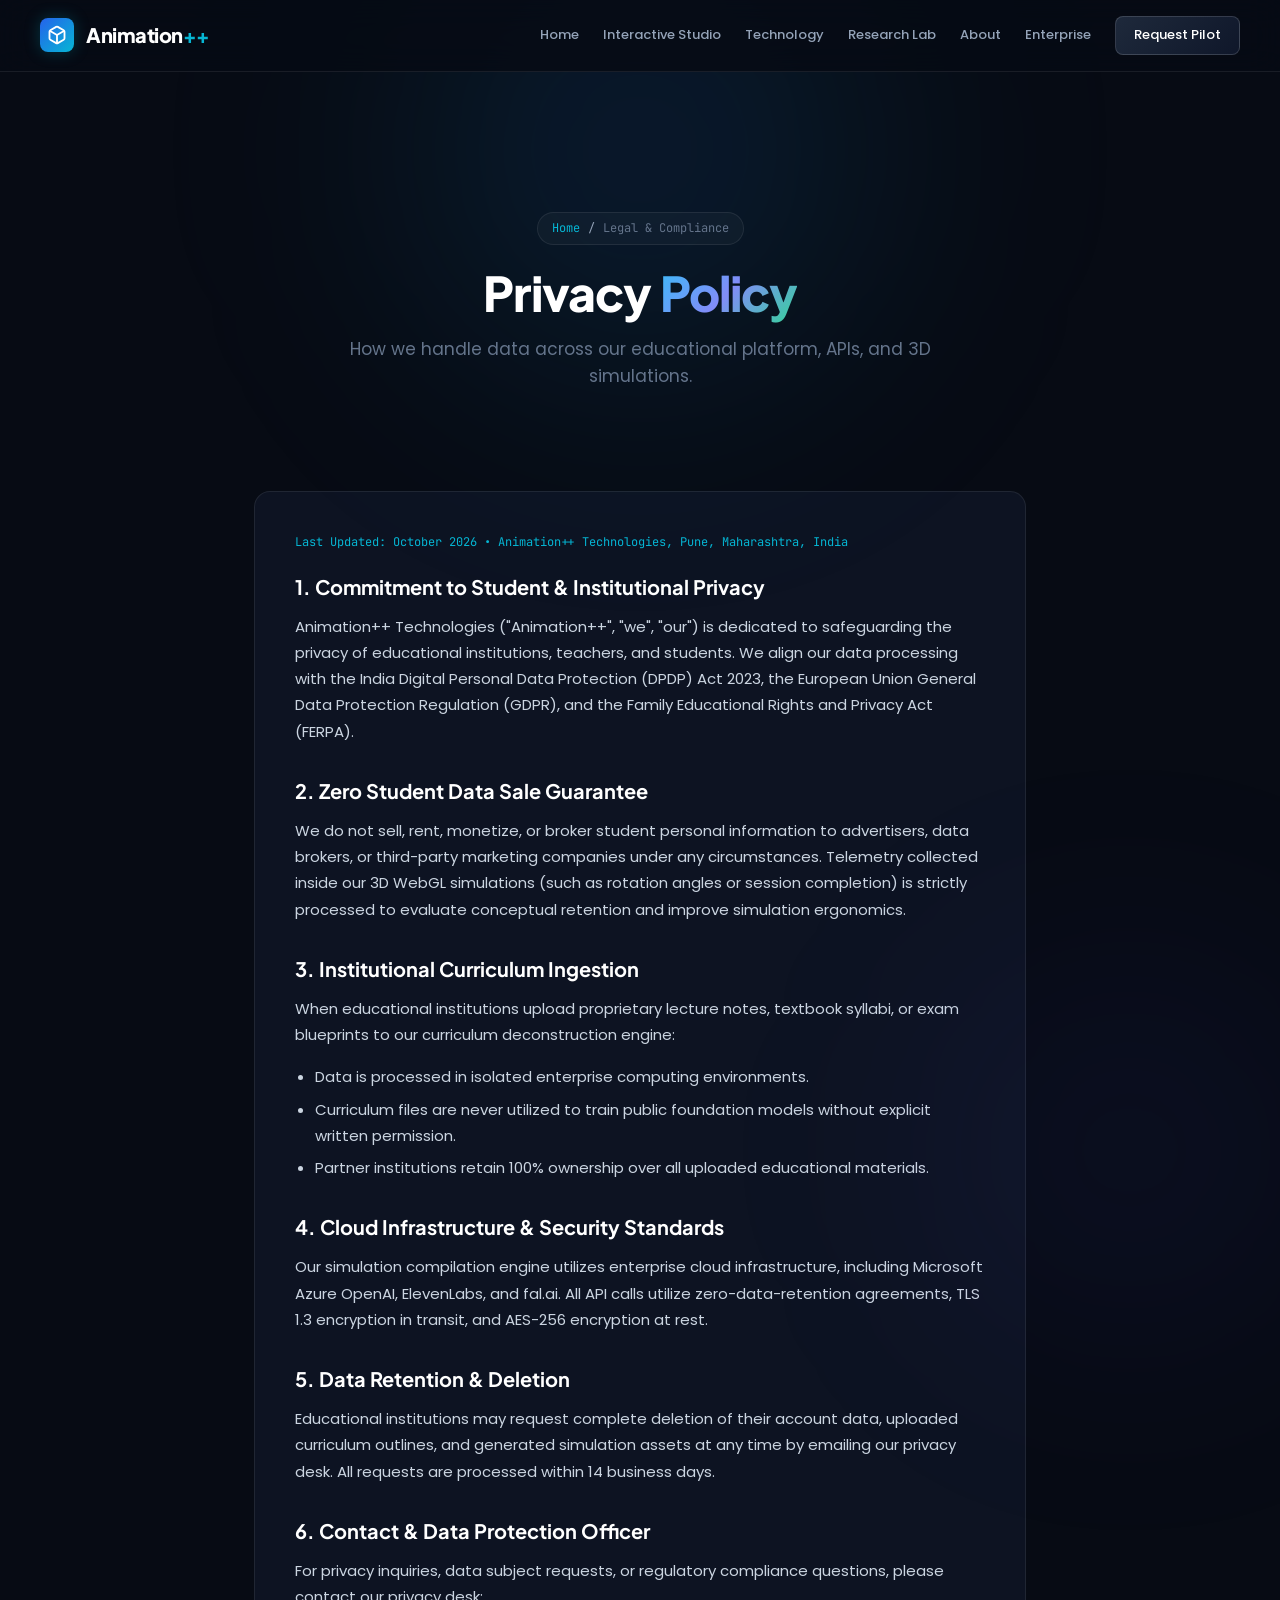
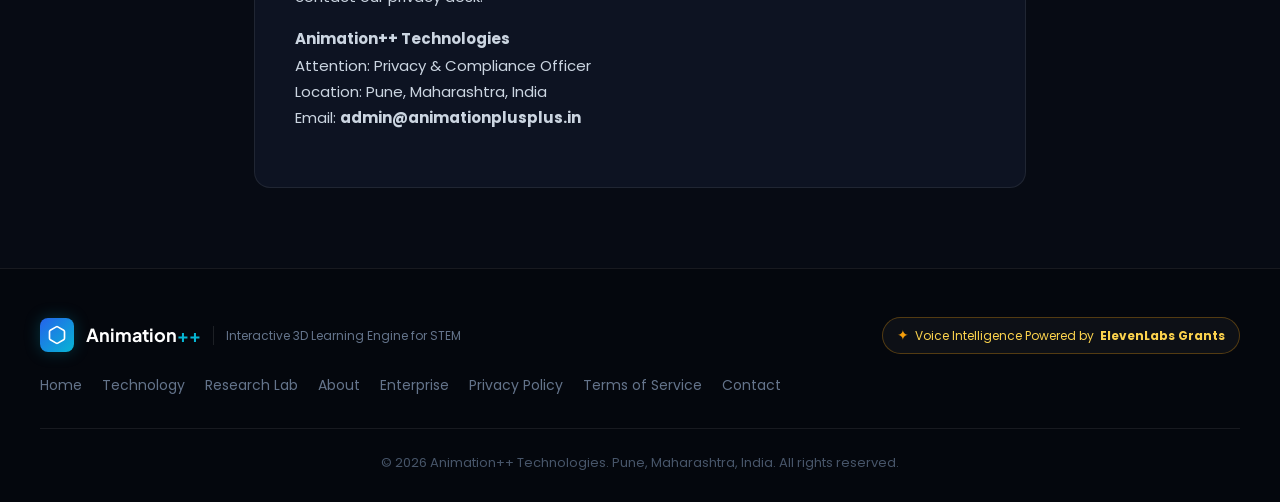
<file: privacy.html>
<!DOCTYPE html>
<html lang="en">
<head>
<meta charset="UTF-8">
<meta name="viewport" content="width=device-width, initial-scale=1.0">
<title>Privacy Policy | Animation++ Technologies</title>
<meta name="description" content="Privacy Policy for Animation++ Technologies. Strict compliance with DPDP Act 2023, GDPR, and FERPA. Zero student data sale guarantee.">

<meta property="og:type" content="website">
<meta property="og:title" content="Privacy Policy | Animation++ Technologies">
<meta property="og:description" content="Official Privacy Policy of Animation++ Technologies, Pune, Maharashtra, India.">
<meta property="og:url" content="https://www.animationplusplus.in/privacy.html">

<link rel="canonical" href="https://www.animationplusplus.in/privacy.html">
<meta name="robots" content="index, follow">

<link rel="preconnect" href="https://fonts.googleapis.com">
<link rel="preconnect" href="https://fonts.gstatic.com" crossorigin>
<link href="https://fonts.googleapis.com/css2?family=Plus+Jakarta+Sans:wght@400;500;600;700;800&family=Poppins:wght@400;500;600;700&family=JetBrains+Mono:wght@400;500;600&display=swap" rel="stylesheet">

<link rel="stylesheet" href="styles.css">
</head>
<body class="dark-theme">

<!-- Ambient Background Glows -->
<div class="ambient-glow glow-top" aria-hidden="true"></div>
<div class="ambient-glow glow-center" aria-hidden="true"></div>

<!-- Navigation Bar -->
<nav class="navbar">
  <div class="nav-container">
    <a href="index.html" class="brand-logo">
      <span class="logo-mark">
        <svg viewBox="0 0 24 24" fill="none" stroke="currentColor" stroke-width="2.2"><path d="M21 16V8a2 2 0 0 0-1-1.73l-7-4a2 2 0 0 0-2 0l-7 4A2 2 0 0 0 3 8v8a2 2 0 0 0 1 1.73l7 4a2 2 0 0 0 2 0l7-4A2 2 0 0 0 21 16z"/><polyline points="3.27 6.96 12 12.01 20.73 6.96"/><line x1="12" y1="22.08" x2="12" y2="12"/></svg>
      </span>
      <span class="logo-text">Animation<span class="plus">++</span></span>
    </a>
    <div class="nav-links">
      <a href="index.html">Home</a>
      <a href="index.html#studio">Interactive Studio</a>
      <a href="technology.html">Technology</a>
      <a href="research.html">Research Lab</a>
      <a href="about.html">About</a>
      <a href="enterprise.html">Enterprise</a>
      <a href="enterprise.html#pilot" class="nav-btn">Request Pilot</a>
    </div>
  </div>
</nav>

<!-- Subpage Hero Header -->
<header class="subpage-hero">
  <div class="container">
    <div class="breadcrumb">
      <a href="index.html">Home</a>
      <span class="breadcrumb-sep">/</span>
      <span>Legal & Compliance</span>
    </div>

    <h1 class="subpage-title">
      Privacy <span class="gradient-text">Policy</span>
    </h1>

    <p class="subpage-desc">
      How we handle data across our educational platform, APIs, and 3D simulations.
    </p>
  </div>
</header>

<main class="legal-page-container">
  <div class="legal-card fade-in">
    <p class="legal-meta">Last Updated: October 2026 &bull; Animation++ Technologies, Pune, Maharashtra, India</p>

    <h2>1. Commitment to Student & Institutional Privacy</h2>
    <p>Animation++ Technologies ("Animation++", "we", "our") is dedicated to safeguarding the privacy of educational institutions, teachers, and students. We align our data processing with the India Digital Personal Data Protection (DPDP) Act 2023, the European Union General Data Protection Regulation (GDPR), and the Family Educational Rights and Privacy Act (FERPA).</p>

    <h2>2. Zero Student Data Sale Guarantee</h2>
    <p>We do not sell, rent, monetize, or broker student personal information to advertisers, data brokers, or third-party marketing companies under any circumstances. Telemetry collected inside our 3D WebGL simulations (such as rotation angles or session completion) is strictly processed to evaluate conceptual retention and improve simulation ergonomics.</p>

    <h2>3. Institutional Curriculum Ingestion</h2>
    <p>When educational institutions upload proprietary lecture notes, textbook syllabi, or exam blueprints to our curriculum deconstruction engine:</p>
    <ul>
      <li>Data is processed in isolated enterprise computing environments.</li>
      <li>Curriculum files are never utilized to train public foundation models without explicit written permission.</li>
      <li>Partner institutions retain 100% ownership over all uploaded educational materials.</li>
    </ul>

    <h2>4. Cloud Infrastructure & Security Standards</h2>
    <p>Our simulation compilation engine utilizes enterprise cloud infrastructure, including Microsoft Azure OpenAI, ElevenLabs, and fal.ai. All API calls utilize zero-data-retention agreements, TLS 1.3 encryption in transit, and AES-256 encryption at rest.</p>

    <h2>5. Data Retention & Deletion</h2>
    <p>Educational institutions may request complete deletion of their account data, uploaded curriculum outlines, and generated simulation assets at any time by emailing our privacy desk. All requests are processed within 14 business days.</p>

    <h2>6. Contact & Data Protection Officer</h2>
    <p>For privacy inquiries, data subject requests, or regulatory compliance questions, please contact our privacy desk:</p>
    <p><strong>Animation++ Technologies</strong><br>
    Attention: Privacy & Compliance Officer<br>
    Location: Pune, Maharashtra, India<br>
    Email: <strong>admin@animationplusplus.in</strong></p>
  </div>
</main>

<!-- Footer -->
<footer class="site-footer">
  <div class="footer-container">
    <div class="footer-brand">
      <span class="logo-mark">
        <svg viewBox="0 0 24 24" fill="none" stroke="currentColor" stroke-width="2"><path d="M21 16V8a2 2 0 0 0-1-1.73l-7-4a2 2 0 0 0-2 0l-7 4A2 2 0 0 0 3 8v8a2 2 0 0 0 1 1.73l7 4a2 2 0 0 0 2 0l7-4A2 2 0 0 0 21 16z"/></svg>
      </span>
      <span class="brand-name">Animation<span class="plus">++</span></span>
      <span class="brand-tag">Interactive 3D Learning Engine for STEM</span>
    </div>

    <!-- Mandatory ElevenLabs Grant Partner Attribution Badge -->
    <div class="elevenlabs-partner-badge">
      <a href="https://elevenlabs.io" target="_blank" rel="noopener" class="elevenlabs-link">
        <span class="el-sparkle">✦</span>
        Voice Intelligence Powered by <strong>ElevenLabs Grants</strong>
      </a>
    </div>

    <div class="footer-nav">
      <a href="index.html">Home</a>
      <a href="technology.html">Technology</a>
      <a href="research.html">Research Lab</a>
      <a href="about.html">About</a>
      <a href="enterprise.html">Enterprise</a>
      <a href="privacy.html" class="active">Privacy Policy</a>
      <a href="terms.html">Terms of Service</a>
      <a href="mailto:admin@animationplusplus.in?subject=Animation%2B%2B%20Inquiry">Contact</a>
    </div>
  </div>
  
  <div class="footer-bottom">
    <p>&copy; 2026 Animation++ Technologies. Pune, Maharashtra, India. All rights reserved.</p>
  </div>
</footer>

<script src="script.js"></script>
</body>
</html>
</file>
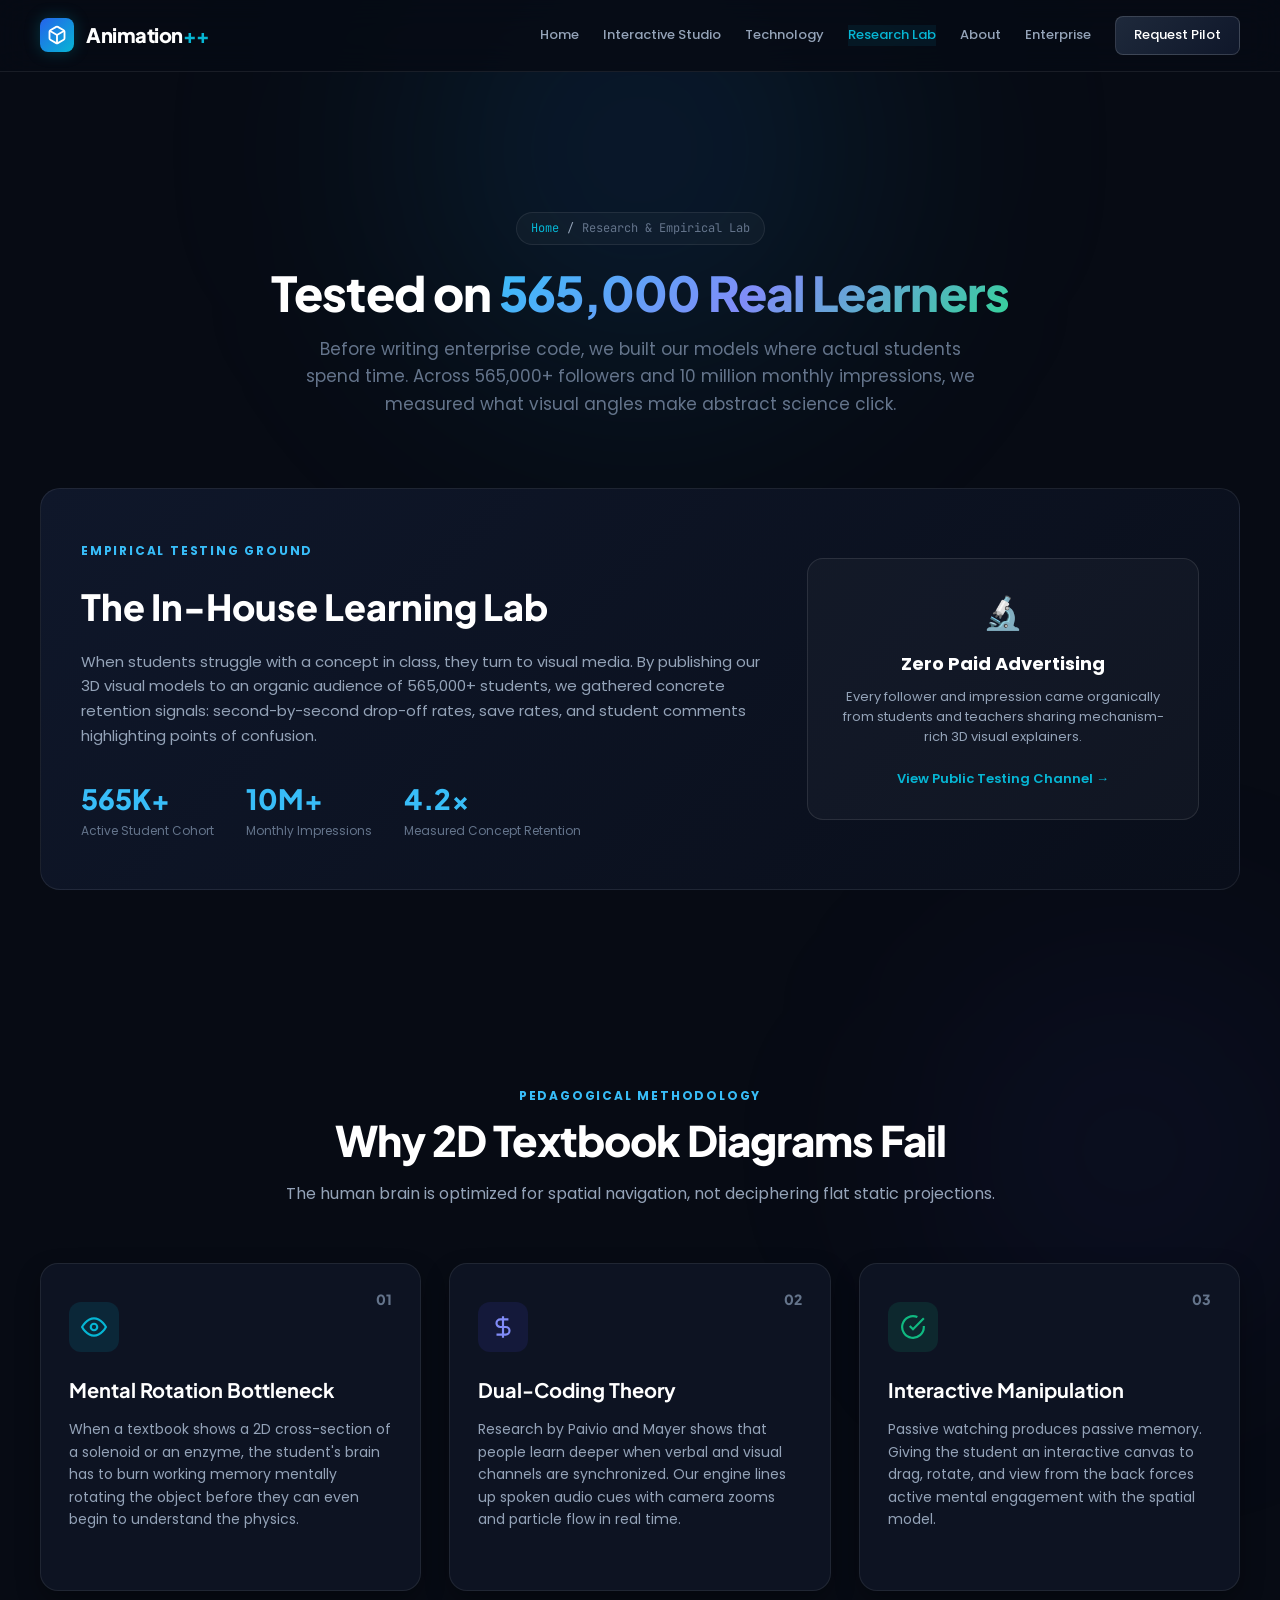
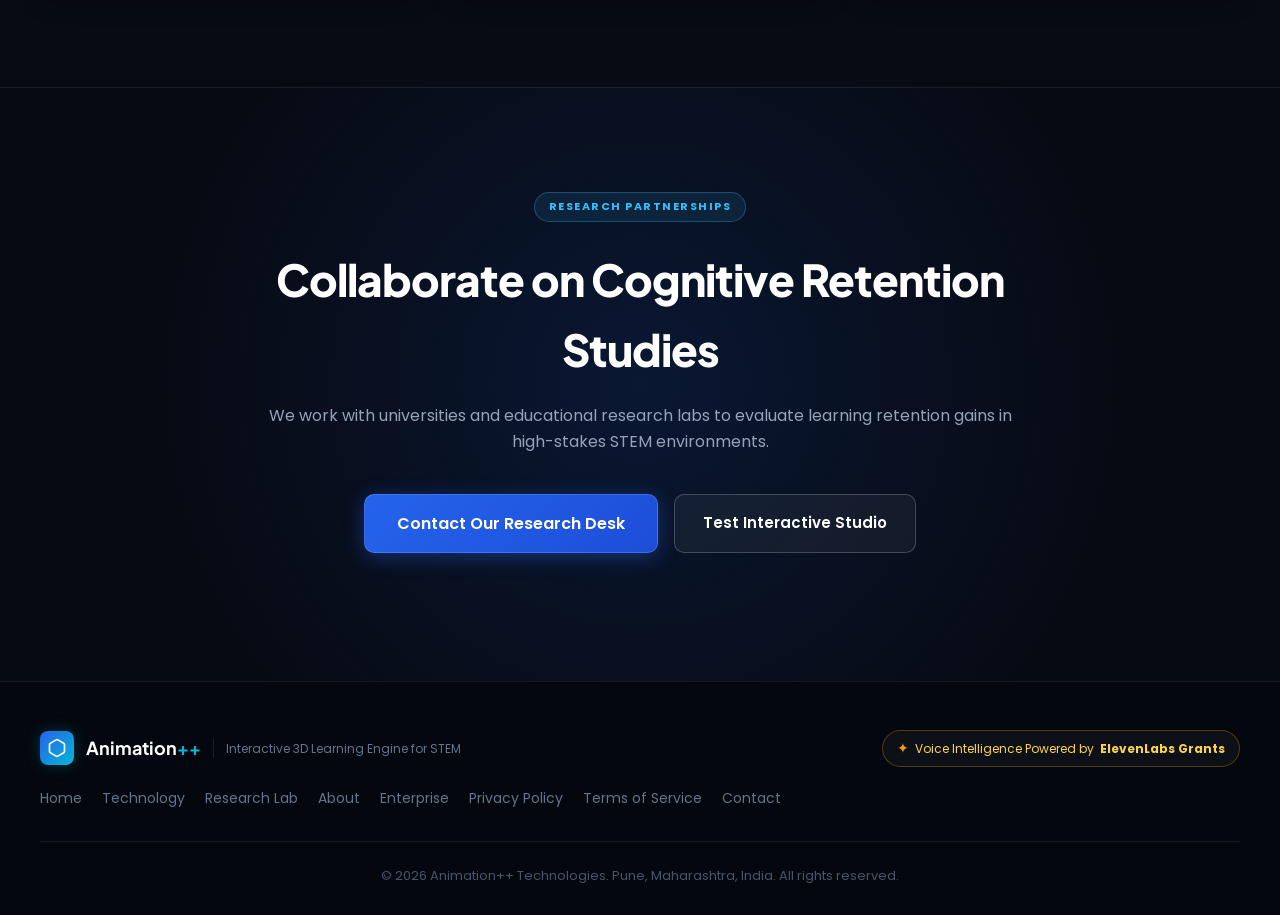
<file: research.html>
<!DOCTYPE html>
<html lang="en">
<head>
<meta charset="UTF-8">
<meta name="viewport" content="width=device-width, initial-scale=1.0">
<title>Empirical R&D Lab | Animation++</title>
<meta name="description" content="How we calibrated our 3D cognitive learning models across 565,000+ active students and 10M+ monthly impressions before productizing our enterprise engine.">

<meta property="og:type" content="website">
<meta property="og:title" content="Empirical R&D Lab | Animation++">
<meta property="og:description" content="Calibrating 3D cognitive retention models across 565,000+ real learners and 10M+ monthly impressions.">
<meta property="og:url" content="https://www.animationplusplus.in/research.html">

<link rel="canonical" href="https://www.animationplusplus.in/research.html">
<meta name="robots" content="index, follow">

<link rel="preconnect" href="https://fonts.googleapis.com">
<link rel="preconnect" href="https://fonts.gstatic.com" crossorigin>
<link href="https://fonts.googleapis.com/css2?family=Plus+Jakarta+Sans:wght@400;500;600;700;800&family=Poppins:wght@400;500;600;700&family=JetBrains+Mono:wght@400;500;600&display=swap" rel="stylesheet">

<link rel="stylesheet" href="styles.css">
</head>
<body class="dark-theme">

<!-- Ambient Background Glows -->
<div class="ambient-glow glow-top" aria-hidden="true"></div>
<div class="ambient-glow glow-center" aria-hidden="true"></div>

<!-- Navigation Bar -->
<nav class="navbar">
  <div class="nav-container">
    <a href="index.html" class="brand-logo">
      <span class="logo-mark">
        <svg viewBox="0 0 24 24" fill="none" stroke="currentColor" stroke-width="2.2"><path d="M21 16V8a2 2 0 0 0-1-1.73l-7-4a2 2 0 0 0-2 0l-7 4A2 2 0 0 0 3 8v8a2 2 0 0 0 1 1.73l7 4a2 2 0 0 0 2 0l7-4A2 2 0 0 0 21 16z"/><polyline points="3.27 6.96 12 12.01 20.73 6.96"/><line x1="12" y1="22.08" x2="12" y2="12"/></svg>
      </span>
      <span class="logo-text">Animation<span class="plus">++</span></span>
    </a>
    <div class="nav-links">
      <a href="index.html">Home</a>
      <a href="index.html#studio">Interactive Studio</a>
      <a href="technology.html">Technology</a>
      <a href="research.html" class="active">Research Lab</a>
      <a href="about.html">About</a>
      <a href="enterprise.html">Enterprise</a>
      <a href="enterprise.html#pilot" class="nav-btn">Request Pilot</a>
    </div>
  </div>
</nav>

<!-- Subpage Hero Header -->
<header class="subpage-hero">
  <div class="container">
    <div class="breadcrumb">
      <a href="index.html">Home</a>
      <span class="breadcrumb-sep">/</span>
      <span>Research & Empirical Lab</span>
    </div>

    <h1 class="subpage-title">
      Tested on <span class="gradient-text">565,000 Real Learners</span>
    </h1>

    <p class="subpage-desc">
      Before writing enterprise code, we built our models where actual students spend time. Across 565,000+ followers and 10 million monthly impressions, we measured what visual angles make abstract science click.
    </p>
  </div>
</header>

<main>
  <!-- Traction Banner Section -->
  <section class="section traction-section" style="padding-top: 10px;">
    <div class="container">
      <div class="traction-banner fade-in">
        <div class="traction-content">
          <span class="subheading">EMPIRICAL TESTING GROUND</span>
          <h2>The In-House Learning Lab</h2>
          <p>When students struggle with a concept in class, they turn to visual media. By publishing our 3D visual models to an organic audience of 565,000+ students, we gathered concrete retention signals: second-by-second drop-off rates, save rates, and student comments highlighting points of confusion.</p>
          <div class="traction-stats-row">
            <div class="t-stat">
              <span class="t-val">565K+</span>
              <span class="t-lbl">Active Student Cohort</span>
            </div>
            <div class="t-stat">
              <span class="t-val">10M+</span>
              <span class="t-lbl">Monthly Impressions</span>
            </div>
            <div class="t-stat">
              <span class="t-val">4.2x</span>
              <span class="t-lbl">Measured Concept Retention</span>
            </div>
          </div>
        </div>
        <div class="traction-badge-card">
          <div class="badge-icon">🔬</div>
          <h4>Zero Paid Advertising</h4>
          <p>Every follower and impression came organically from students and teachers sharing mechanism-rich 3D visual explainers.</p>
          <a href="https://www.instagram.com/animationplusplus/" target="_blank" rel="noopener" class="t-link">View Public Testing Channel &rarr;</a>
        </div>
      </div>
    </div>
  </section>

  <!-- Cognitive Science & Methodology -->
  <section class="section">
    <div class="container">
      <div class="section-header">
        <span class="subheading">PEDAGOGICAL METHODOLOGY</span>
        <h2 class="section-title">Why 2D Textbook Diagrams Fail</h2>
        <p class="section-desc">The human brain is optimized for spatial navigation, not deciphering flat static projections.</p>
      </div>

      <div class="architecture-grid">
        <div class="arch-card fade-in">
          <div class="arch-number">01</div>
          <div class="arch-icon icon-cyan">
            <svg viewBox="0 0 24 24" fill="none" stroke="currentColor" stroke-width="2"><path d="M1 12s4-8 11-8 11 8 11 8-4 8-11 8-11-8-11-8z"/><circle cx="12" cy="12" r="3"/></svg>
          </div>
          <h3>Mental Rotation Bottleneck</h3>
          <p>When a textbook shows a 2D cross-section of a solenoid or an enzyme, the student's brain has to burn working memory mentally rotating the object before they can even begin to understand the physics.</p>
        </div>

        <div class="arch-card fade-in">
          <div class="arch-number">02</div>
          <div class="arch-icon icon-indigo">
            <svg viewBox="0 0 24 24" fill="none" stroke="currentColor" stroke-width="2"><path d="M12 2v20M17 5H9.5a3.5 3.5 0 0 0 0 7h5a3.5 3.5 0 0 1 0 7H6"/></svg>
          </div>
          <h3>Dual-Coding Theory</h3>
          <p>Research by Paivio and Mayer shows that people learn deeper when verbal and visual channels are synchronized. Our engine lines up spoken audio cues with camera zooms and particle flow in real time.</p>
        </div>

        <div class="arch-card fade-in">
          <div class="arch-number">03</div>
          <div class="arch-icon icon-emerald">
            <svg viewBox="0 0 24 24" fill="none" stroke="currentColor" stroke-width="2"><path d="M22 11.08V12a10 10 0 1 1-5.93-9.14"/><polyline points="22 4 12 14.01 9 11.01"/></svg>
          </div>
          <h3>Interactive Manipulation</h3>
          <p>Passive watching produces passive memory. Giving the student an interactive canvas to drag, rotate, and view from the back forces active mental engagement with the spatial model.</p>
        </div>
      </div>
    </div>
  </section>

  <!-- CTA Banner -->
  <section class="cta-section">
    <div class="cta-container fade-in">
      <span class="cta-badge">RESEARCH PARTNERSHIPS</span>
      <h2>Collaborate on Cognitive Retention Studies</h2>
      <p>We work with universities and educational research labs to evaluate learning retention gains in high-stakes STEM environments.</p>
      
      <div class="cta-actions">
        <a class="btn btn-primary btn-large" href="mailto:admin@animationplusplus.in?subject=Research%20Collaboration%20Inquiry">
          Contact Our Research Desk
        </a>
        <a class="btn btn-outline-white" href="index.html#studio">
          Test Interactive Studio
        </a>
      </div>
    </div>
  </section>
</main>

<!-- Footer -->
<footer class="site-footer">
  <div class="footer-container">
    <div class="footer-brand">
      <span class="logo-mark">
        <svg viewBox="0 0 24 24" fill="none" stroke="currentColor" stroke-width="2"><path d="M21 16V8a2 2 0 0 0-1-1.73l-7-4a2 2 0 0 0-2 0l-7 4A2 2 0 0 0 3 8v8a2 2 0 0 0 1 1.73l7 4a2 2 0 0 0 2 0l7-4A2 2 0 0 0 21 16z"/></svg>
      </span>
      <span class="brand-name">Animation<span class="plus">++</span></span>
      <span class="brand-tag">Interactive 3D Learning Engine for STEM</span>
    </div>

    <!-- Mandatory ElevenLabs Grant Partner Attribution Badge -->
    <div class="elevenlabs-partner-badge">
      <a href="https://elevenlabs.io" target="_blank" rel="noopener" class="elevenlabs-link">
        <span class="el-sparkle">✦</span>
        Voice Intelligence Powered by <strong>ElevenLabs Grants</strong>
      </a>
    </div>

    <div class="footer-nav">
      <a href="index.html">Home</a>
      <a href="technology.html">Technology</a>
      <a href="research.html">Research Lab</a>
      <a href="about.html">About</a>
      <a href="enterprise.html">Enterprise</a>
      <a href="privacy.html">Privacy Policy</a>
      <a href="terms.html">Terms of Service</a>
      <a href="mailto:admin@animationplusplus.in?subject=Animation%2B%2B%20Inquiry">Contact</a>
    </div>
  </div>
  
  <div class="footer-bottom">
    <p>&copy; 2026 Animation++ Technologies. Pune, Maharashtra, India. All rights reserved.</p>
  </div>
</footer>

<script src="script.js"></script>
</body>
</html>
</file>
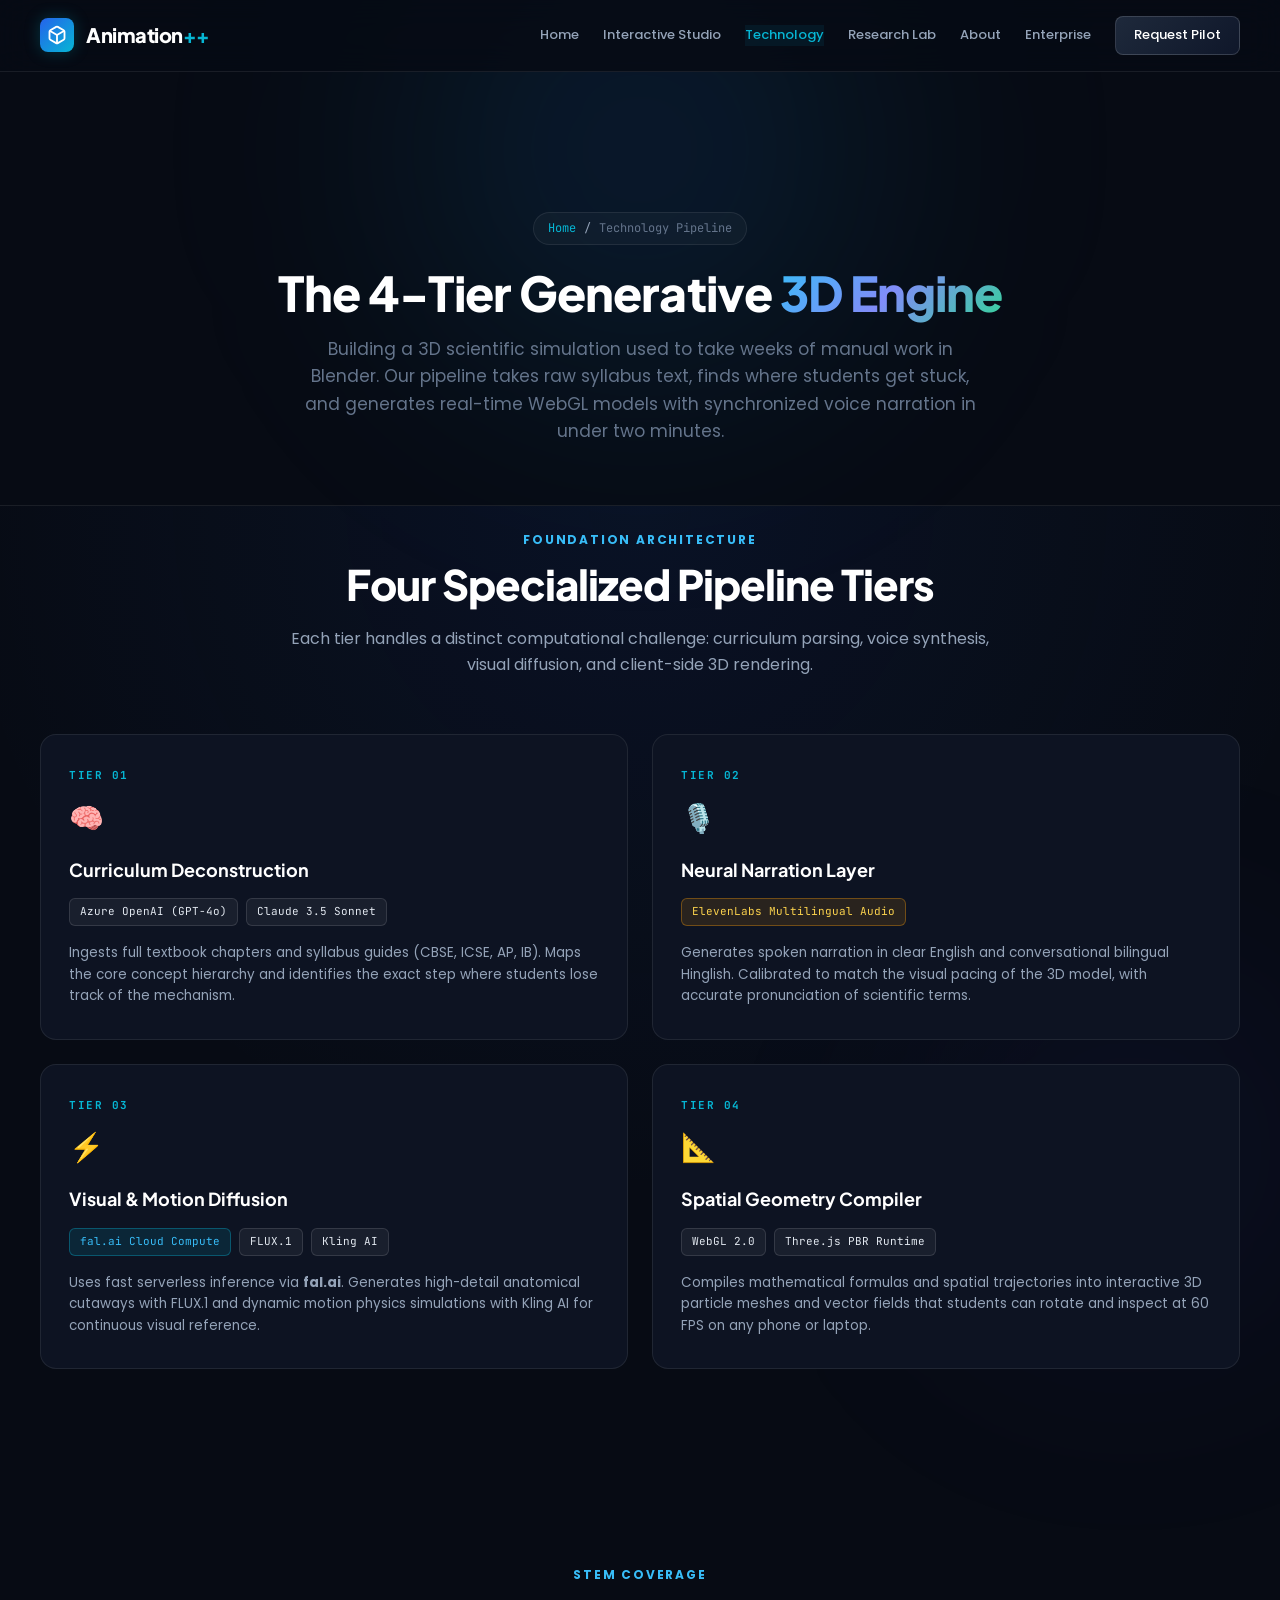
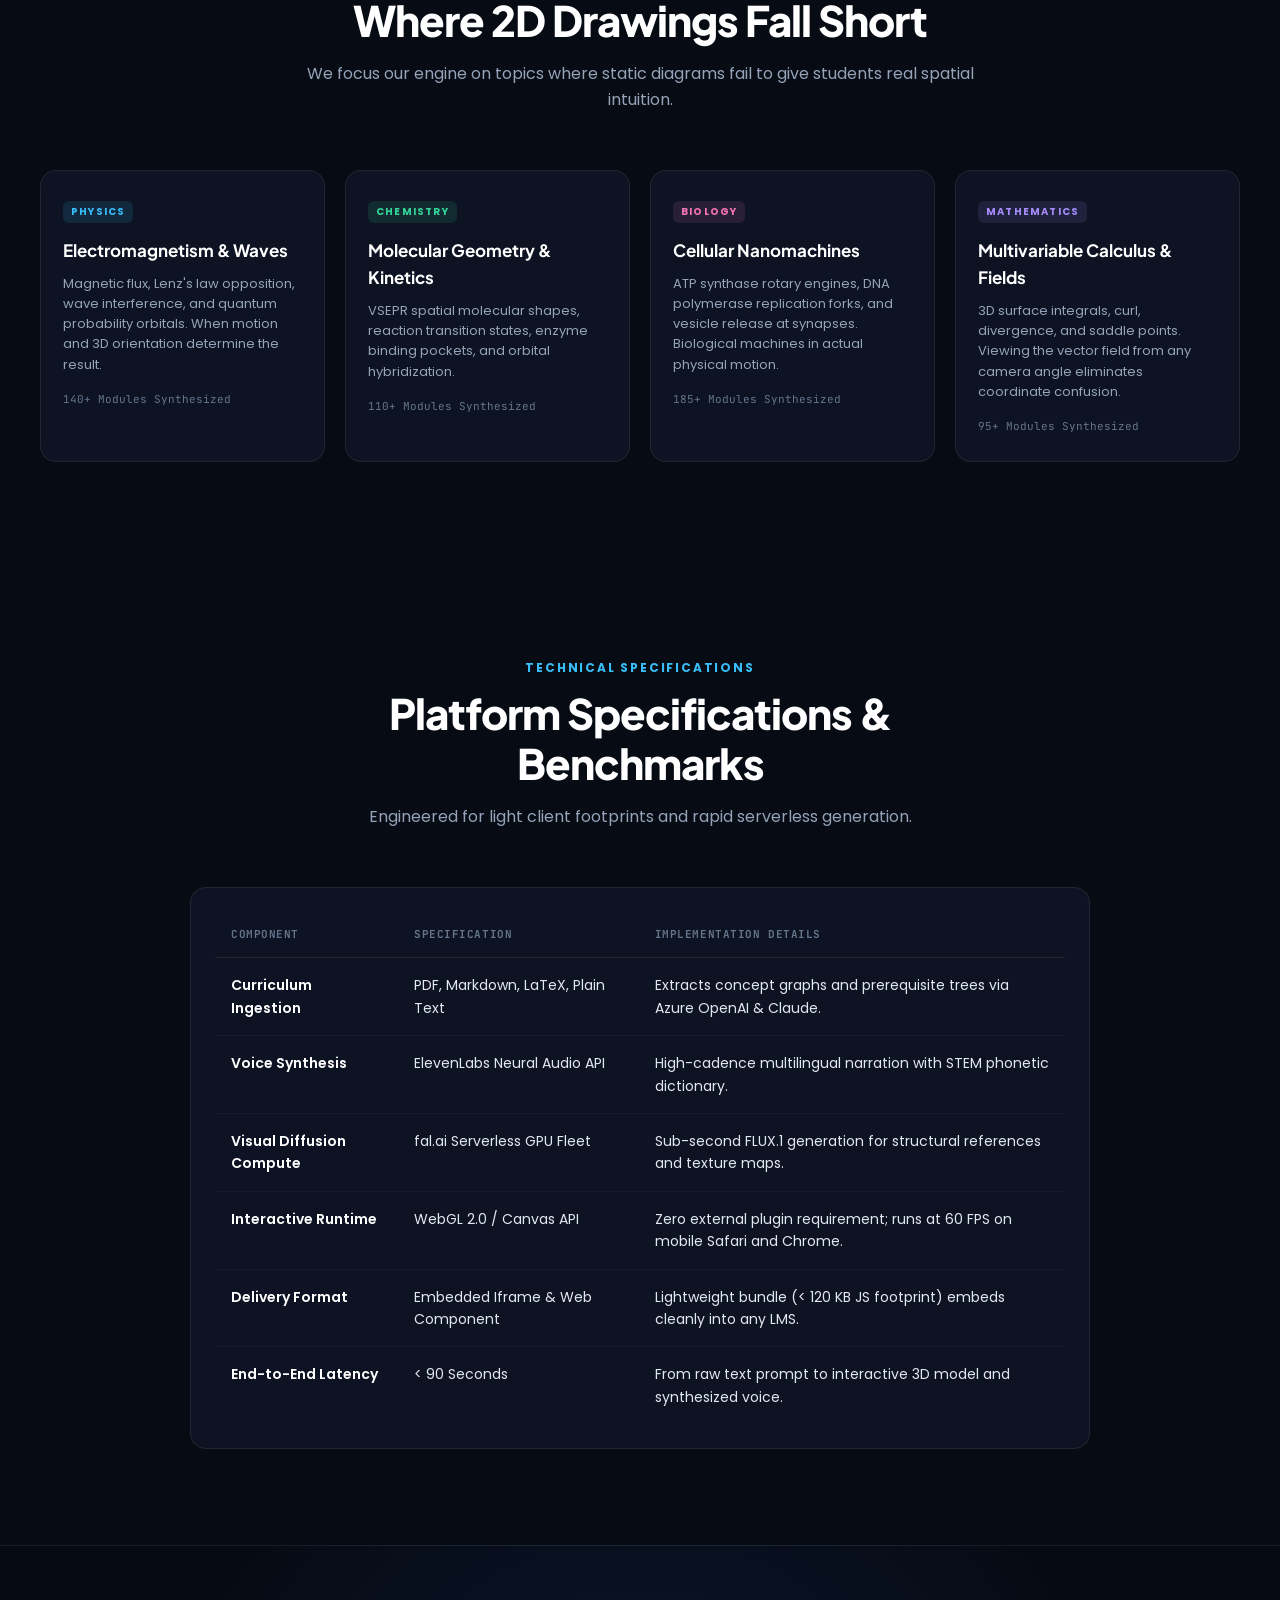
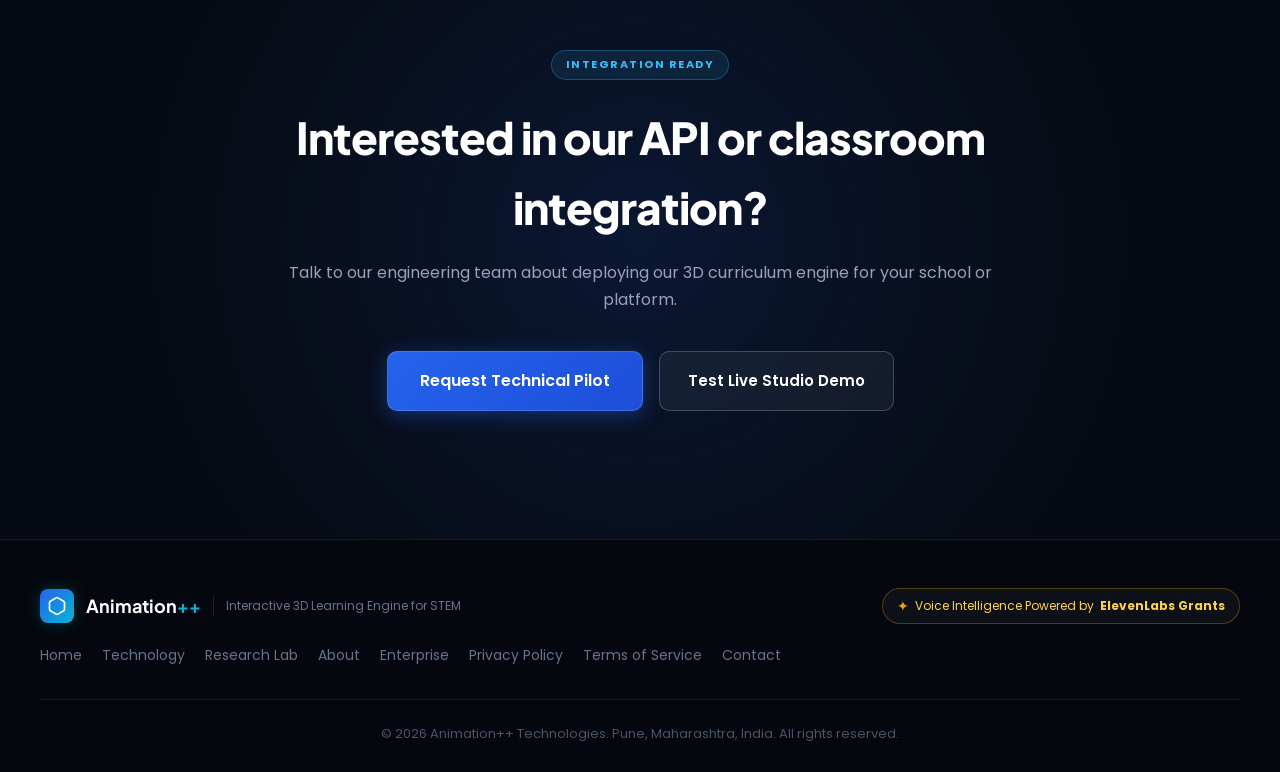
<file: technology.html>
<!DOCTYPE html>
<html lang="en">
<head>
<meta charset="UTF-8">
<meta name="viewport" content="width=device-width, initial-scale=1.0">
<title>Technology Pipeline | Animation++ 3D STEM Engine</title>
<meta name="description" content="Technical deep-dive into the Animation++ 4-tier generative architecture: curriculum deconstruction, ElevenLabs voice synthesis, fal.ai diffusion, and real-time WebGL runtime.">

<meta property="og:type" content="website">
<meta property="og:title" content="Technology Pipeline | Animation++ 3D STEM Engine">
<meta property="og:description" content="Four-tier generative architecture transforming syllabus text into interactive 3D simulations.">
<meta property="og:url" content="https://www.animationplusplus.in/technology.html">

<link rel="canonical" href="https://www.animationplusplus.in/technology.html">
<meta name="robots" content="index, follow">

<link rel="preconnect" href="https://fonts.googleapis.com">
<link rel="preconnect" href="https://fonts.gstatic.com" crossorigin>
<link href="https://fonts.googleapis.com/css2?family=Plus+Jakarta+Sans:wght@400;500;600;700;800&family=Poppins:wght@400;500;600;700&family=JetBrains+Mono:wght@400;500;600&display=swap" rel="stylesheet">

<link rel="stylesheet" href="styles.css">
</head>
<body class="dark-theme">

<!-- Ambient Background Glows -->
<div class="ambient-glow glow-top" aria-hidden="true"></div>
<div class="ambient-glow glow-center" aria-hidden="true"></div>

<!-- Navigation Bar -->
<nav class="navbar">
  <div class="nav-container">
    <a href="index.html" class="brand-logo">
      <span class="logo-mark">
        <svg viewBox="0 0 24 24" fill="none" stroke="currentColor" stroke-width="2.2"><path d="M21 16V8a2 2 0 0 0-1-1.73l-7-4a2 2 0 0 0-2 0l-7 4A2 2 0 0 0 3 8v8a2 2 0 0 0 1 1.73l7 4a2 2 0 0 0 2 0l7-4A2 2 0 0 0 21 16z"/><polyline points="3.27 6.96 12 12.01 20.73 6.96"/><line x1="12" y1="22.08" x2="12" y2="12"/></svg>
      </span>
      <span class="logo-text">Animation<span class="plus">++</span></span>
    </a>
    <div class="nav-links">
      <a href="index.html">Home</a>
      <a href="index.html#studio">Interactive Studio</a>
      <a href="technology.html" class="active">Technology</a>
      <a href="research.html">Research Lab</a>
      <a href="about.html">About</a>
      <a href="enterprise.html">Enterprise</a>
      <a href="enterprise.html#pilot" class="nav-btn">Request Pilot</a>
    </div>
  </div>
</nav>

<!-- Subpage Hero Header -->
<header class="subpage-hero">
  <div class="container">
    <div class="breadcrumb">
      <a href="index.html">Home</a>
      <span class="breadcrumb-sep">/</span>
      <span>Technology Pipeline</span>
    </div>

    <h1 class="subpage-title">
      The 4-Tier Generative <span class="gradient-text">3D Engine</span>
    </h1>

    <p class="subpage-desc">
      Building a 3D scientific simulation used to take weeks of manual work in Blender. Our pipeline takes raw syllabus text, finds where students get stuck, and generates real-time WebGL models with synchronized voice narration in under two minutes.
    </p>
  </div>
</header>

<main>
  <!-- Generative Media & Model Infrastructure -->
  <section class="section infrastructure-section" style="padding-top: 20px;">
    <div class="container">
      <div class="section-header">
        <span class="subheading">FOUNDATION ARCHITECTURE</span>
        <h2 class="section-title">Four Specialized Pipeline Tiers</h2>
        <p class="section-desc">Each tier handles a distinct computational challenge: curriculum parsing, voice synthesis, visual diffusion, and client-side 3D rendering.</p>
      </div>

      <div class="infra-grid">
        <div class="infra-card fade-in">
          <div class="infra-step-tag">TIER 01</div>
          <div class="infra-icon">🧠</div>
          <h3>Curriculum Deconstruction</h3>
          <div class="infra-providers">
            <span class="provider-pill">Azure OpenAI (GPT-4o)</span>
            <span class="provider-pill">Claude 3.5 Sonnet</span>
          </div>
          <p>Ingests full textbook chapters and syllabus guides (CBSE, ICSE, AP, IB). Maps the core concept hierarchy and identifies the exact step where students lose track of the mechanism.</p>
        </div>

        <div class="infra-card fade-in">
          <div class="infra-step-tag">TIER 02</div>
          <div class="infra-icon">🎙️</div>
          <h3>Neural Narration Layer</h3>
          <div class="infra-providers">
            <span class="provider-pill highlight-eleven">ElevenLabs Multilingual Audio</span>
          </div>
          <p>Generates spoken narration in clear English and conversational bilingual Hinglish. Calibrated to match the visual pacing of the 3D model, with accurate pronunciation of scientific terms.</p>
        </div>

        <div class="infra-card fade-in">
          <div class="infra-step-tag">TIER 03</div>
          <div class="infra-icon">⚡</div>
          <h3>Visual & Motion Diffusion</h3>
          <div class="infra-providers">
            <span class="provider-pill highlight-fal">fal.ai Cloud Compute</span>
            <span class="provider-pill">FLUX.1</span>
            <span class="provider-pill">Kling AI</span>
          </div>
          <p>Uses fast serverless inference via <strong>fal.ai</strong>. Generates high-detail anatomical cutaways with FLUX.1 and dynamic motion physics simulations with Kling AI for continuous visual reference.</p>
        </div>

        <div class="infra-card fade-in">
          <div class="infra-step-tag">TIER 04</div>
          <div class="infra-icon">📐</div>
          <h3>Spatial Geometry Compiler</h3>
          <div class="infra-providers">
            <span class="provider-pill">WebGL 2.0</span>
            <span class="provider-pill">Three.js PBR Runtime</span>
          </div>
          <p>Compiles mathematical formulas and spatial trajectories into interactive 3D particle meshes and vector fields that students can rotate and inspect at 60 FPS on any phone or laptop.</p>
        </div>
      </div>
    </div>
  </section>

  <!-- STEM Discipline Coverage -->
  <section class="section subjects-section">
    <div class="container">
      <div class="section-header">
        <span class="subheading">STEM COVERAGE</span>
        <h2 class="section-title">Where 2D Drawings Fall Short</h2>
        <p class="section-desc">We focus our engine on topics where static diagrams fail to give students real spatial intuition.</p>
      </div>

      <div class="subjects-grid">
        <div class="subject-card fade-in">
          <div class="subject-badge badge-physics">PHYSICS</div>
          <h4>Electromagnetism & Waves</h4>
          <p>Magnetic flux, Lenz's law opposition, wave interference, and quantum probability orbitals. When motion and 3D orientation determine the result.</p>
          <span class="card-meta">140+ Modules Synthesized</span>
        </div>
        <div class="subject-card fade-in">
          <div class="subject-badge badge-chemistry">CHEMISTRY</div>
          <h4>Molecular Geometry & Kinetics</h4>
          <p>VSEPR spatial molecular shapes, reaction transition states, enzyme binding pockets, and orbital hybridization.</p>
          <span class="card-meta">110+ Modules Synthesized</span>
        </div>
        <div class="subject-card fade-in">
          <div class="subject-badge badge-biology">BIOLOGY</div>
          <h4>Cellular Nanomachines</h4>
          <p>ATP synthase rotary engines, DNA polymerase replication forks, and vesicle release at synapses. Biological machines in actual physical motion.</p>
          <span class="card-meta">185+ Modules Synthesized</span>
        </div>
        <div class="subject-card fade-in">
          <div class="subject-badge badge-math">MATHEMATICS</div>
          <h4>Multivariable Calculus & Fields</h4>
          <p>3D surface integrals, curl, divergence, and saddle points. Viewing the vector field from any camera angle eliminates coordinate confusion.</p>
          <span class="card-meta">95+ Modules Synthesized</span>
        </div>
      </div>
    </div>
  </section>

  <!-- Technical Benchmarks Table -->
  <section class="section">
    <div class="container">
      <div class="section-header">
        <span class="subheading">TECHNICAL SPECIFICATIONS</span>
        <h2 class="section-title">Platform Specifications & Benchmarks</h2>
        <p class="section-desc">Engineered for light client footprints and rapid serverless generation.</p>
      </div>

      <div class="spec-table-container fade-in">
        <table class="spec-table">
          <thead>
            <tr>
              <th>Component</th>
              <th>Specification</th>
              <th>Implementation Details</th>
            </tr>
          </thead>
          <tbody>
            <tr>
              <td><strong>Curriculum Ingestion</strong></td>
              <td>PDF, Markdown, LaTeX, Plain Text</td>
              <td>Extracts concept graphs and prerequisite trees via Azure OpenAI & Claude.</td>
            </tr>
            <tr>
              <td><strong>Voice Synthesis</strong></td>
              <td>ElevenLabs Neural Audio API</td>
              <td>High-cadence multilingual narration with STEM phonetic dictionary.</td>
            </tr>
            <tr>
              <td><strong>Visual Diffusion Compute</strong></td>
              <td>fal.ai Serverless GPU Fleet</td>
              <td>Sub-second FLUX.1 generation for structural references and texture maps.</td>
            </tr>
            <tr>
              <td><strong>Interactive Runtime</strong></td>
              <td>WebGL 2.0 / Canvas API</td>
              <td>Zero external plugin requirement; runs at 60 FPS on mobile Safari and Chrome.</td>
            </tr>
            <tr>
              <td><strong>Delivery Format</strong></td>
              <td>Embedded Iframe & Web Component</td>
              <td>Lightweight bundle (< 120 KB JS footprint) embeds cleanly into any LMS.</td>
            </tr>
            <tr>
              <td><strong>End-to-End Latency</strong></td>
              <td>&lt; 90 Seconds</td>
              <td>From raw text prompt to interactive 3D model and synthesized voice.</td>
            </tr>
          </tbody>
        </table>
      </div>
    </div>
  </section>

  <!-- CTA Banner -->
  <section class="cta-section">
    <div class="cta-container fade-in">
      <span class="cta-badge">INTEGRATION READY</span>
      <h2>Interested in our API or classroom integration?</h2>
      <p>Talk to our engineering team about deploying our 3D curriculum engine for your school or platform.</p>
      
      <div class="cta-actions">
        <a class="btn btn-primary btn-large" href="enterprise.html#pilot">
          Request Technical Pilot
        </a>
        <a class="btn btn-outline-white" href="index.html#studio">
          Test Live Studio Demo
        </a>
      </div>
    </div>
  </section>
</main>

<!-- Footer -->
<footer class="site-footer">
  <div class="footer-container">
    <div class="footer-brand">
      <span class="logo-mark">
        <svg viewBox="0 0 24 24" fill="none" stroke="currentColor" stroke-width="2"><path d="M21 16V8a2 2 0 0 0-1-1.73l-7-4a2 2 0 0 0-2 0l-7 4A2 2 0 0 0 3 8v8a2 2 0 0 0 1 1.73l7 4a2 2 0 0 0 2 0l7-4A2 2 0 0 0 21 16z"/></svg>
      </span>
      <span class="brand-name">Animation<span class="plus">++</span></span>
      <span class="brand-tag">Interactive 3D Learning Engine for STEM</span>
    </div>

    <!-- Mandatory ElevenLabs Grant Partner Attribution Badge -->
    <div class="elevenlabs-partner-badge">
      <a href="https://elevenlabs.io" target="_blank" rel="noopener" class="elevenlabs-link">
        <span class="el-sparkle">✦</span>
        Voice Intelligence Powered by <strong>ElevenLabs Grants</strong>
      </a>
    </div>

    <div class="footer-nav">
      <a href="index.html">Home</a>
      <a href="technology.html">Technology</a>
      <a href="research.html">Research Lab</a>
      <a href="about.html">About</a>
      <a href="enterprise.html">Enterprise</a>
      <a href="privacy.html">Privacy Policy</a>
      <a href="terms.html">Terms of Service</a>
      <a href="mailto:admin@animationplusplus.in?subject=Animation%2B%2B%20Inquiry">Contact</a>
    </div>
  </div>
  
  <div class="footer-bottom">
    <p>&copy; 2026 Animation++ Technologies. Pune, Maharashtra, India. All rights reserved.</p>
  </div>
</footer>

<script src="script.js"></script>
</body>
</html>
</file>
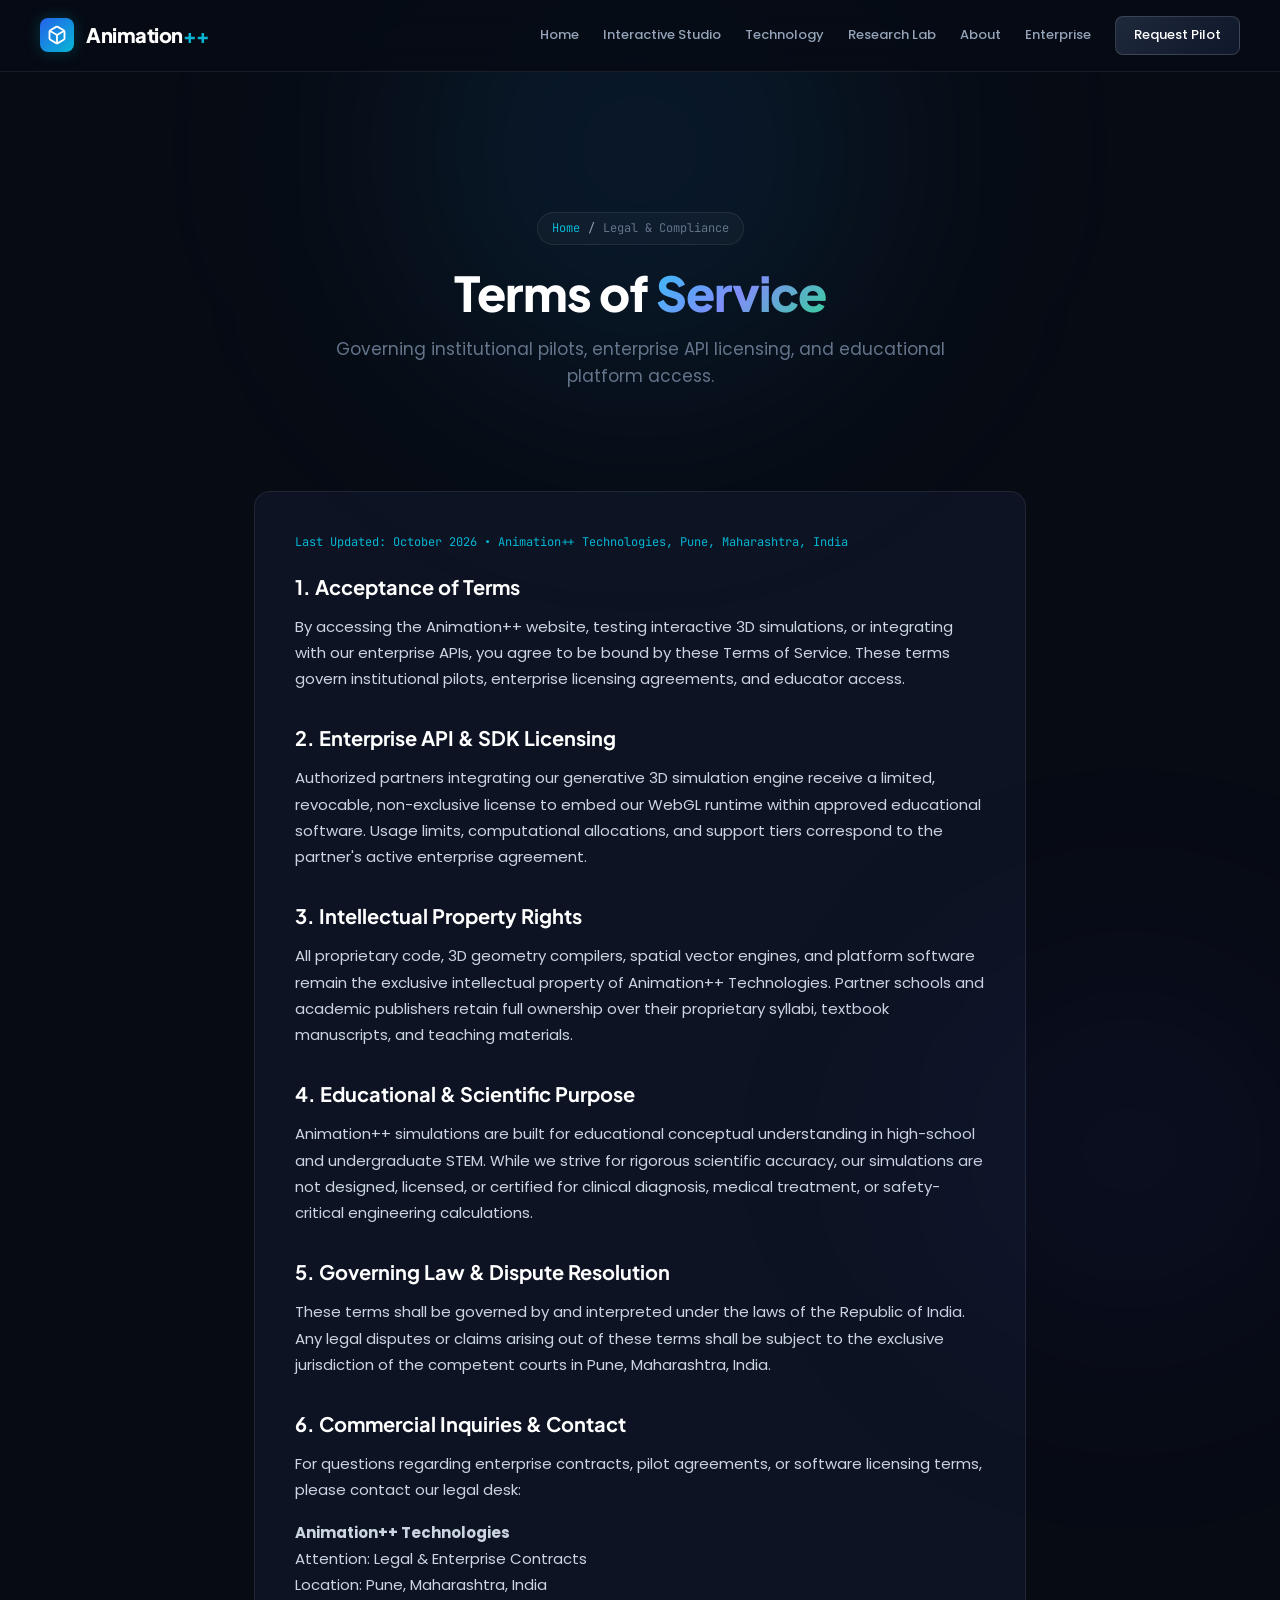
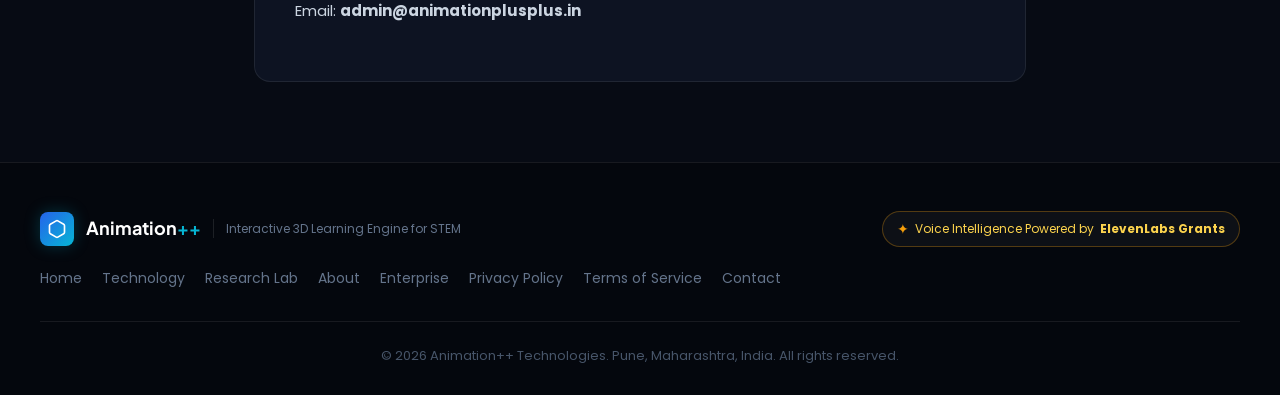
<file: terms.html>
<!DOCTYPE html>
<html lang="en">
<head>
<meta charset="UTF-8">
<meta name="viewport" content="width=device-width, initial-scale=1.0">
<title>Terms of Service | Animation++ Technologies</title>
<meta name="description" content="Terms of Service governing the use of Animation++ 3D STEM Learning Engine, enterprise APIs, and institutional pilots.">

<meta property="og:type" content="website">
<meta property="og:title" content="Terms of Service | Animation++ Technologies">
<meta property="og:description" content="Terms of Service of Animation++ Technologies, Pune, Maharashtra, India.">
<meta property="og:url" content="https://www.animationplusplus.in/terms.html">

<link rel="canonical" href="https://www.animationplusplus.in/terms.html">
<meta name="robots" content="index, follow">

<link rel="preconnect" href="https://fonts.googleapis.com">
<link rel="preconnect" href="https://fonts.gstatic.com" crossorigin>
<link href="https://fonts.googleapis.com/css2?family=Plus+Jakarta+Sans:wght@400;500;600;700;800&family=Poppins:wght@400;500;600;700&family=JetBrains+Mono:wght@400;500;600&display=swap" rel="stylesheet">

<link rel="stylesheet" href="styles.css">
</head>
<body class="dark-theme">

<!-- Ambient Background Glows -->
<div class="ambient-glow glow-top" aria-hidden="true"></div>
<div class="ambient-glow glow-center" aria-hidden="true"></div>

<!-- Navigation Bar -->
<nav class="navbar">
  <div class="nav-container">
    <a href="index.html" class="brand-logo">
      <span class="logo-mark">
        <svg viewBox="0 0 24 24" fill="none" stroke="currentColor" stroke-width="2.2"><path d="M21 16V8a2 2 0 0 0-1-1.73l-7-4a2 2 0 0 0-2 0l-7 4A2 2 0 0 0 3 8v8a2 2 0 0 0 1 1.73l7 4a2 2 0 0 0 2 0l7-4A2 2 0 0 0 21 16z"/><polyline points="3.27 6.96 12 12.01 20.73 6.96"/><line x1="12" y1="22.08" x2="12" y2="12"/></svg>
      </span>
      <span class="logo-text">Animation<span class="plus">++</span></span>
    </a>
    <div class="nav-links">
      <a href="index.html">Home</a>
      <a href="index.html#studio">Interactive Studio</a>
      <a href="technology.html">Technology</a>
      <a href="research.html">Research Lab</a>
      <a href="about.html">About</a>
      <a href="enterprise.html">Enterprise</a>
      <a href="enterprise.html#pilot" class="nav-btn">Request Pilot</a>
    </div>
  </div>
</nav>

<!-- Subpage Hero Header -->
<header class="subpage-hero">
  <div class="container">
    <div class="breadcrumb">
      <a href="index.html">Home</a>
      <span class="breadcrumb-sep">/</span>
      <span>Legal & Compliance</span>
    </div>

    <h1 class="subpage-title">
      Terms of <span class="gradient-text">Service</span>
    </h1>

    <p class="subpage-desc">
      Governing institutional pilots, enterprise API licensing, and educational platform access.
    </p>
  </div>
</header>

<main class="legal-page-container">
  <div class="legal-card fade-in">
    <p class="legal-meta">Last Updated: October 2026 &bull; Animation++ Technologies, Pune, Maharashtra, India</p>

    <h2>1. Acceptance of Terms</h2>
    <p>By accessing the Animation++ website, testing interactive 3D simulations, or integrating with our enterprise APIs, you agree to be bound by these Terms of Service. These terms govern institutional pilots, enterprise licensing agreements, and educator access.</p>

    <h2>2. Enterprise API & SDK Licensing</h2>
    <p>Authorized partners integrating our generative 3D simulation engine receive a limited, revocable, non-exclusive license to embed our WebGL runtime within approved educational software. Usage limits, computational allocations, and support tiers correspond to the partner's active enterprise agreement.</p>

    <h2>3. Intellectual Property Rights</h2>
    <p>All proprietary code, 3D geometry compilers, spatial vector engines, and platform software remain the exclusive intellectual property of Animation++ Technologies. Partner schools and academic publishers retain full ownership over their proprietary syllabi, textbook manuscripts, and teaching materials.</p>

    <h2>4. Educational & Scientific Purpose</h2>
    <p>Animation++ simulations are built for educational conceptual understanding in high-school and undergraduate STEM. While we strive for rigorous scientific accuracy, our simulations are not designed, licensed, or certified for clinical diagnosis, medical treatment, or safety-critical engineering calculations.</p>

    <h2>5. Governing Law & Dispute Resolution</h2>
    <p>These terms shall be governed by and interpreted under the laws of the Republic of India. Any legal disputes or claims arising out of these terms shall be subject to the exclusive jurisdiction of the competent courts in Pune, Maharashtra, India.</p>

    <h2>6. Commercial Inquiries & Contact</h2>
    <p>For questions regarding enterprise contracts, pilot agreements, or software licensing terms, please contact our legal desk:</p>
    <p><strong>Animation++ Technologies</strong><br>
    Attention: Legal & Enterprise Contracts<br>
    Location: Pune, Maharashtra, India<br>
    Email: <strong>admin@animationplusplus.in</strong></p>
  </div>
</main>

<!-- Footer -->
<footer class="site-footer">
  <div class="footer-container">
    <div class="footer-brand">
      <span class="logo-mark">
        <svg viewBox="0 0 24 24" fill="none" stroke="currentColor" stroke-width="2"><path d="M21 16V8a2 2 0 0 0-1-1.73l-7-4a2 2 0 0 0-2 0l-7 4A2 2 0 0 0 3 8v8a2 2 0 0 0 1 1.73l7 4a2 2 0 0 0 2 0l7-4A2 2 0 0 0 21 16z"/></svg>
      </span>
      <span class="brand-name">Animation<span class="plus">++</span></span>
      <span class="brand-tag">Interactive 3D Learning Engine for STEM</span>
    </div>

    <!-- Mandatory ElevenLabs Grant Partner Attribution Badge -->
    <div class="elevenlabs-partner-badge">
      <a href="https://elevenlabs.io" target="_blank" rel="noopener" class="elevenlabs-link">
        <span class="el-sparkle">✦</span>
        Voice Intelligence Powered by <strong>ElevenLabs Grants</strong>
      </a>
    </div>

    <div class="footer-nav">
      <a href="index.html">Home</a>
      <a href="technology.html">Technology</a>
      <a href="research.html">Research Lab</a>
      <a href="about.html">About</a>
      <a href="enterprise.html">Enterprise</a>
      <a href="privacy.html">Privacy Policy</a>
      <a href="terms.html" class="active">Terms of Service</a>
      <a href="mailto:admin@animationplusplus.in?subject=Animation%2B%2B%20Inquiry">Contact</a>
    </div>
  </div>
  
  <div class="footer-bottom">
    <p>&copy; 2026 Animation++ Technologies. Pune, Maharashtra, India. All rights reserved.</p>
  </div>
</footer>

<script src="script.js"></script>
</body>
</html>
</file>
<file: styles.css>
:root {
  --bg-dark: #070B14;
  --bg-card: #0D1322;
  --bg-card-hover: #121A2F;
  --bg-surface: #10172A;
  --bg-input: #151F36;
  --text-main: #F8FAFC;
  --text-muted: #94A3B8;
  --text-dim: #64748B;
  --cyan-primary: #06B6D4;
  --cyan-glow: rgba(6, 182, 212, 0.25);
  --blue-primary: #2563EB;
  --blue-light: #38BDF8;
  --indigo-primary: #4F46E5;
  --emerald-primary: #10B981;
  --purple-primary: #8B5CF6;
  --amber-primary: #F59E0B;
  --border-subtle: rgba(255, 255, 255, 0.08);
  --border-hover: rgba(56, 189, 248, 0.35);
  --font-heading: 'Plus Jakarta Sans', -apple-system, sans-serif;
  --font-body: 'Poppins', -apple-system, sans-serif;
  --font-mono: 'JetBrains Mono', monospace;
}

* {
  box-sizing: border-box;
  margin: 0;
  padding: 0;
}

html {
  scroll-behavior: smooth;
}

body.dark-theme {
  font-family: var(--font-body);
  background-color: var(--bg-dark);
  color: var(--text-main);
  line-height: 1.6;
  overflow-x: hidden;
  position: relative;
  -webkit-font-smoothing: antialiased;
}

a {
  color: inherit;
  text-decoration: none;
}

/* Ambient Radial Glows */
.ambient-glow {
  position: absolute;
  border-radius: 50%;
  pointer-events: none;
  z-index: 0;
  filter: blur(120px);
}

.glow-top {
  width: 600px;
  height: 600px;
  background: radial-gradient(circle, rgba(37, 99, 235, 0.18) 0%, rgba(6, 182, 212, 0.08) 50%, transparent 70%);
  top: -150px;
  left: 50%;
  transform: translateX(-50%);
}

.glow-center {
  width: 500px;
  height: 500px;
  background: radial-gradient(circle, rgba(79, 70, 229, 0.12) 0%, transparent 70%);
  top: 900px;
  right: -100px;
}

/* Navbar */
.navbar {
  position: sticky;
  top: 0;
  z-index: 100;
  background: rgba(7, 11, 20, 0.85);
  backdrop-filter: blur(16px);
  border-bottom: 1px solid var(--border-subtle);
  padding: 16px 24px;
}

.nav-container {
  max-width: 1200px;
  margin: 0 auto;
  display: flex;
  align-items: center;
  justify-content: space-between;
}

.brand-logo {
  display: flex;
  align-items: center;
  gap: 12px;
  font-family: var(--font-heading);
  font-weight: 800;
  font-size: 20px;
  letter-spacing: -0.5px;
  color: #FFFFFF;
}

.logo-mark {
  background: linear-gradient(135deg, var(--blue-primary), var(--cyan-primary));
  color: white;
  width: 34px;
  height: 34px;
  display: flex;
  align-items: center;
  justify-content: center;
  border-radius: 8px;
  box-shadow: 0 0 16px var(--cyan-glow);
}

.logo-mark svg {
  width: 20px;
  height: 20px;
}

.brand-logo .plus {
  color: var(--cyan-primary);
}

.nav-links {
  display: flex;
  align-items: center;
  gap: 24px;
  font-size: 13px;
  font-weight: 500;
  color: var(--text-muted);
}

.nav-links a {
  transition: color 0.2s ease;
}

.nav-links a:hover {
  color: #FFFFFF;
}

.nav-btn {
  background: linear-gradient(135deg, #1E293B, #0F172A);
  color: #FFFFFF !important;
  border: 1px solid rgba(255, 255, 255, 0.15);
  padding: 8px 18px;
  border-radius: 8px;
  transition: all 0.2s ease;
}

.nav-btn:hover {
  background: var(--blue-primary);
  border-color: var(--cyan-primary);
  box-shadow: 0 0 14px rgba(37, 99, 235, 0.4);
  transform: translateY(-1px);
}

/* Hero Section */
.hero {
  position: relative;
  z-index: 1;
  padding: 88px 24px 72px;
  text-align: center;
}

.hero-inner {
  max-width: 920px;
  margin: 0 auto;
}

.badge-row {
  display: flex;
  align-items: center;
  justify-content: center;
  gap: 12px;
  flex-wrap: wrap;
  margin-bottom: 24px;
}

.engine-badge {
  display: inline-flex;
  align-items: center;
  gap: 8px;
  background: rgba(6, 182, 212, 0.1);
  border: 1px solid rgba(6, 182, 212, 0.35);
  color: #38BDF8;
  font-size: 12px;
  font-weight: 700;
  letter-spacing: 1px;
  padding: 6px 14px;
  border-radius: 999px;
  text-transform: uppercase;
}

.pulse-dot {
  width: 8px;
  height: 8px;
  border-radius: 50%;
  background-color: var(--cyan-primary);
  box-shadow: 0 0 8px var(--cyan-primary);
  animation: pulse-cyan 1.8s infinite;
}

@keyframes pulse-cyan {
  0% { transform: scale(0.95); opacity: 0.8; }
  50% { transform: scale(1.15); opacity: 1; box-shadow: 0 0 12px var(--cyan-primary); }
  100% { transform: scale(0.95); opacity: 0.8; }
}

.stat-pill {
  background: rgba(255, 255, 255, 0.05);
  border: 1px solid var(--border-subtle);
  color: var(--text-muted);
  font-size: 12px;
  font-weight: 500;
  padding: 6px 14px;
  border-radius: 999px;
}

.hero-title {
  font-family: var(--font-heading);
  font-size: clamp(36px, 6vw, 64px);
  font-weight: 800;
  line-height: 1.14;
  letter-spacing: -1.5px;
  color: #FFFFFF;
  margin-bottom: 24px;
}

.gradient-text {
  background: linear-gradient(135deg, #38BDF8 0%, #818CF8 50%, #34D399 100%);
  -webkit-background-clip: text;
  -webkit-text-fill-color: transparent;
}

.hero-lead {
  font-size: clamp(16px, 2.2vw, 20px);
  color: #94A3B8;
  line-height: 1.65;
  max-width: 800px;
  margin: 0 auto 38px;
  font-weight: 400;
}

.hero-cta-group {
  display: flex;
  justify-content: center;
  gap: 16px;
  flex-wrap: wrap;
  margin-bottom: 64px;
}

.btn {
  display: inline-flex;
  align-items: center;
  justify-content: center;
  gap: 10px;
  padding: 14px 28px;
  font-size: 15px;
  font-weight: 600;
  border-radius: 10px;
  transition: all 0.2s ease;
  cursor: pointer;
}

.btn-primary {
  background: linear-gradient(135deg, var(--blue-primary), #1D4ED8);
  color: #FFFFFF;
  border: 1px solid rgba(255, 255, 255, 0.15);
  box-shadow: 0 4px 20px rgba(37, 99, 235, 0.4);
}

.btn-primary:hover {
  transform: translateY(-2px);
  box-shadow: 0 6px 28px rgba(37, 99, 235, 0.6);
  border-color: var(--cyan-primary);
}

.btn-outline {
  background: rgba(255, 255, 255, 0.04);
  color: #F8FAFC;
  border: 1px solid rgba(255, 255, 255, 0.15);
}

.btn-outline:hover {
  background: rgba(255, 255, 255, 0.09);
  border-color: rgba(255, 255, 255, 0.35);
  transform: translateY(-2px);
}

.btn .icon {
  width: 18px;
  height: 18px;
}

/* Proof-of-Scale Hero Metrics */
.hero-metrics {
  background: var(--bg-card);
  border: 1px solid var(--border-subtle);
  border-radius: 16px;
  padding: 26px 36px;
  display: flex;
  align-items: center;
  justify-content: space-around;
  box-shadow: 0 10px 30px rgba(0, 0, 0, 0.4);
  max-width: 860px;
  margin: 0 auto;
}

.metric-card {
  text-align: center;
}

.metric-num {
  display: block;
  font-family: var(--font-heading);
  font-size: 26px;
  font-weight: 800;
  color: #FFFFFF;
  background: linear-gradient(135deg, #FFFFFF, #94A3B8);
  -webkit-background-clip: text;
  -webkit-text-fill-color: transparent;
}

.metric-label {
  display: block;
  font-size: 12px;
  color: var(--text-muted);
  font-weight: 500;
  margin-top: 4px;
}

.metric-divider {
  width: 1px;
  height: 38px;
  background-color: var(--border-subtle);
}

/* Section Header Styles */
.section {
  position: relative;
  z-index: 1;
  padding: 96px 24px;
}

.container {
  max-width: 1200px;
  margin: 0 auto;
}

.section-header {
  text-align: center;
  max-width: 720px;
  margin: 0 auto 56px;
}

.subheading {
  display: inline-block;
  font-size: 12px;
  font-weight: 700;
  letter-spacing: 1.8px;
  color: var(--blue-light);
  margin-bottom: 10px;
  text-transform: uppercase;
}

.section-title {
  font-family: var(--font-heading);
  font-size: clamp(30px, 4.5vw, 42px);
  font-weight: 800;
  line-height: 1.2;
  color: #FFFFFF;
  margin-bottom: 16px;
  letter-spacing: -1px;
}

.section-desc {
  font-size: 16px;
  color: var(--text-muted);
  line-height: 1.65;
}

/* Interactive Studio Simulator */
.studio-simulator {
  background: var(--bg-card);
  border: 1px solid var(--border-subtle);
  border-radius: 20px;
  box-shadow: 0 20px 40px rgba(0, 0, 0, 0.6);
  overflow: hidden;
}

/* Topic Bar */
.simulator-topic-bar {
  background: var(--bg-surface);
  border-bottom: 1px solid var(--border-subtle);
  padding: 16px 24px;
  display: flex;
  align-items: center;
  gap: 16px;
  flex-wrap: wrap;
}

.topic-bar-label {
  font-size: 11px;
  font-weight: 700;
  letter-spacing: 1.2px;
  color: var(--text-dim);
}

.topic-buttons {
  display: flex;
  gap: 10px;
  flex-wrap: wrap;
}

.topic-btn {
  display: inline-flex;
  align-items: center;
  gap: 8px;
  background: rgba(255, 255, 255, 0.04);
  color: var(--text-muted);
  border: 1px solid var(--border-subtle);
  padding: 8px 14px;
  border-radius: 8px;
  font-size: 13px;
  font-weight: 500;
  cursor: pointer;
  transition: all 0.2s ease;
}

.topic-btn:hover {
  background: rgba(255, 255, 255, 0.08);
  color: #FFFFFF;
  border-color: rgba(255, 255, 255, 0.2);
}

.topic-btn.active {
  background: rgba(6, 182, 212, 0.12);
  color: #38BDF8;
  border-color: rgba(6, 182, 212, 0.5);
  box-shadow: 0 0 12px rgba(6, 182, 212, 0.2);
}

.topic-dot {
  width: 8px;
  height: 8px;
  border-radius: 50%;
}

.dot-physics { background: #38BDF8; }
.dot-biochem { background: #34D399; }
.dot-neuro { background: #F472B6; }
.dot-math { background: #A78BFA; }

/* Studio Header */
.studio-header {
  padding: 14px 24px;
  border-bottom: 1px solid var(--border-subtle);
  display: flex;
  align-items: center;
  justify-content: space-between;
  background: rgba(13, 19, 34, 0.6);
  flex-wrap: wrap;
  gap: 14px;
}

.studio-status {
  display: flex;
  align-items: center;
  gap: 8px;
  font-size: 12px;
  color: var(--text-muted);
}

.live-indicator {
  width: 8px;
  height: 8px;
  border-radius: 50%;
  background: var(--emerald-primary);
  box-shadow: 0 0 8px var(--emerald-primary);
}

.studio-toggles {
  display: flex;
  align-items: center;
  gap: 18px;
  flex-wrap: wrap;
}

.toggle-group {
  display: flex;
  align-items: center;
  gap: 6px;
}

.toggle-label {
  font-size: 11px;
  font-weight: 700;
  color: var(--text-dim);
}

.toggle-pill {
  background: rgba(255, 255, 255, 0.05);
  border: 1px solid var(--border-subtle);
  color: var(--text-muted);
  font-size: 12px;
  padding: 4px 10px;
  border-radius: 6px;
  cursor: pointer;
  transition: all 0.2s ease;
}

.toggle-pill.active {
  background: var(--blue-primary);
  color: #FFFFFF;
  border-color: var(--blue-light);
}

/* Studio Workspace */
.studio-workspace {
  display: grid;
  grid-template-columns: 1.15fr 0.85fr;
  min-height: 480px;
}

/* Inspector Tabs */
.studio-inspector {
  border-right: 1px solid var(--border-subtle);
  display: flex;
  flex-direction: column;
}

.inspector-tabs {
  display: flex;
  background: var(--bg-surface);
  border-bottom: 1px solid var(--border-subtle);
}

.tab-btn {
  flex: 1;
  display: flex;
  align-items: center;
  justify-content: center;
  gap: 8px;
  padding: 14px 16px;
  background: transparent;
  color: var(--text-muted);
  border: none;
  border-bottom: 2px solid transparent;
  font-size: 13px;
  font-weight: 600;
  cursor: pointer;
  transition: all 0.2s ease;
}

.tab-step {
  font-size: 11px;
  font-family: var(--font-mono);
  background: rgba(255, 255, 255, 0.08);
  padding: 2px 6px;
  border-radius: 4px;
}

.tab-btn:hover {
  color: #FFFFFF;
  background: rgba(255, 255, 255, 0.02);
}

.tab-btn.active {
  color: #38BDF8;
  border-bottom-color: #38BDF8;
  background: rgba(6, 182, 212, 0.05);
}

.inspector-content {
  padding: 24px;
  flex: 1;
  background: var(--bg-card);
}

.tab-panel {
  display: none;
}

.tab-panel.active {
  display: block;
  animation: fadeIn 0.3s ease;
}

@keyframes fadeIn {
  from { opacity: 0; transform: translateY(6px); }
  to { opacity: 1; transform: translateY(0); }
}

.panel-header {
  display: flex;
  align-items: center;
  justify-content: space-between;
  margin-bottom: 18px;
  padding-bottom: 12px;
  border-bottom: 1px solid var(--border-subtle);
}

.panel-title {
  font-size: 14px;
  font-weight: 700;
  color: #F8FAFC;
}

.badge-tag {
  font-size: 11px;
  font-family: var(--font-mono);
  color: var(--cyan-primary);
  background: rgba(6, 182, 212, 0.1);
  padding: 2px 8px;
  border-radius: 4px;
}

/* Audio Waveform Widget (ElevenLabs Integration) */
.audio-waveform-widget {
  background: rgba(13, 19, 34, 0.85);
  border: 1px solid rgba(56, 189, 248, 0.25);
  border-radius: 12px;
  padding: 16px;
  margin-bottom: 18px;
  box-shadow: 0 4px 20px rgba(0, 0, 0, 0.3);
}

.audio-widget-top {
  display: flex;
  align-items: center;
  gap: 16px;
  margin-bottom: 12px;
}

.audio-play-btn {
  width: 44px;
  height: 44px;
  border-radius: 50%;
  background: linear-gradient(135deg, var(--blue-primary), var(--cyan-primary));
  border: none;
  color: white;
  display: flex;
  align-items: center;
  justify-content: center;
  cursor: pointer;
  box-shadow: 0 0 16px var(--cyan-glow);
  transition: all 0.2s ease;
  flex-shrink: 0;
}

.audio-play-btn:hover {
  transform: scale(1.06);
  box-shadow: 0 0 22px rgba(6, 182, 212, 0.5);
}

.audio-play-btn svg {
  width: 20px;
  height: 20px;
}

.audio-track-info {
  flex: 1;
}

.audio-track-header {
  display: flex;
  justify-content: space-between;
  font-size: 12px;
  margin-bottom: 8px;
}

.audio-track-title {
  color: #F8FAFC;
  font-weight: 600;
  font-size: 13px;
}

.audio-timer {
  font-family: var(--font-mono);
  color: var(--blue-light);
  font-size: 11px;
}

.audio-wave-bars {
  display: flex;
  align-items: center;
  gap: 4px;
  height: 24px;
}

.eq-bar {
  flex: 1;
  background: rgba(56, 189, 248, 0.25);
  border-radius: 2px;
  height: 6px;
  transition: height 0.15s ease, background-color 0.2s ease;
}

.audio-wave-bars.playing .eq-bar {
  background: linear-gradient(180deg, var(--cyan-primary), var(--blue-primary));
  animation: eqBounce 1.2s ease-in-out infinite alternate;
}

.audio-wave-bars.playing .eq-bar:nth-child(2n) { animation-delay: 0.12s; }
.audio-wave-bars.playing .eq-bar:nth-child(3n) { animation-delay: 0.24s; }
.audio-wave-bars.playing .eq-bar:nth-child(4n) { animation-delay: 0.36s; }
.audio-wave-bars.playing .eq-bar:nth-child(5n) { animation-delay: 0.48s; }

@keyframes eqBounce {
  0% { height: 4px; }
  50% { height: 22px; }
  100% { height: 8px; }
}

.audio-elevenlabs-badge {
  display: flex;
  align-items: center;
  gap: 8px;
  font-size: 11px;
  color: var(--text-muted);
  background: rgba(255, 255, 255, 0.03);
  border: 1px solid rgba(255, 255, 255, 0.08);
  padding: 6px 12px;
  border-radius: 8px;
}

.audio-elevenlabs-dot {
  width: 6px;
  height: 6px;
  border-radius: 50%;
  background: var(--amber-primary);
  box-shadow: 0 0 8px rgba(245, 158, 11, 0.8);
}

.audio-elevenlabs-badge strong {
  color: #FFFFFF;
}

.script-details.audio-active .script-bubble {
  border-color: rgba(6, 182, 212, 0.45);
  box-shadow: 0 0 16px rgba(6, 182, 212, 0.12);
}

/* Pedagogy details */
.pedagogy-item {
  margin-bottom: 16px;
}

.pedagogy-item h5 {
  font-size: 12px;
  font-weight: 700;
  color: var(--text-dim);
  text-transform: uppercase;
  letter-spacing: 1px;
  margin-bottom: 6px;
}

.pedagogy-item p {
  font-size: 14px;
  color: #CBD5E1;
  line-height: 1.6;
}

.friction-tag {
  display: inline-block;
  background: rgba(239, 68, 68, 0.15);
  border: 1px solid rgba(239, 68, 68, 0.3);
  color: #FCA5A5;
  font-size: 12px;
  padding: 4px 10px;
  border-radius: 6px;
  margin-top: 6px;
}

/* Script Details */
.script-bubble {
  background: var(--bg-surface);
  border: 1px solid var(--border-subtle);
  border-radius: 12px;
  padding: 16px;
  margin-bottom: 14px;
  transition: all 0.3s ease;
}

.script-timing {
  font-size: 11px;
  font-family: var(--font-mono);
  color: var(--blue-light);
  margin-bottom: 6px;
}

.script-text {
  font-size: 14px;
  color: #F1F5F9;
  line-height: 1.6;
}

/* Monospace Code Box */
.code-box {
  background: #05080E;
  border: 1px solid var(--border-subtle);
  border-radius: 10px;
  padding: 16px;
  max-height: 340px;
  overflow-y: auto;
}

.code-box pre code {
  font-family: var(--font-mono);
  font-size: 12px;
  color: #38BDF8;
  line-height: 1.5;
}

/* Right Column: Viewport Canvas */
.studio-viewport {
  background: #080D18;
  display: flex;
  flex-direction: column;
}

.viewport-header {
  padding: 14px 20px;
  border-bottom: 1px solid var(--border-subtle);
  display: flex;
  align-items: center;
  justify-content: space-between;
}

.viewport-title {
  font-size: 13px;
  font-weight: 700;
  color: #FFFFFF;
}

.viewport-badge {
  font-size: 10px;
  font-family: var(--font-mono);
  color: var(--emerald-primary);
  background: rgba(16, 185, 129, 0.12);
  border: 1px solid rgba(16, 185, 129, 0.3);
  padding: 2px 8px;
  border-radius: 4px;
}

.viewport-canvas-container {
  flex: 1;
  display: flex;
  align-items: center;
  justify-content: center;
  position: relative;
  overflow: hidden;
  min-height: 340px;
  background: radial-gradient(circle at center, rgba(14, 165, 233, 0.08) 0%, #070B14 80%);
}

.spatial-interactive-canvas {
  width: 100%;
  height: 100%;
  display: block;
  cursor: grab;
  touch-action: none;
}

.spatial-interactive-canvas:active {
  cursor: grabbing;
}

.canvas-drag-hint {
  position: absolute;
  bottom: 14px;
  left: 50%;
  transform: translateX(-50%);
  display: flex;
  align-items: center;
  gap: 6px;
  background: rgba(7, 11, 20, 0.85);
  border: 1px solid rgba(255, 255, 255, 0.12);
  backdrop-filter: blur(8px);
  color: var(--text-dim);
  font-size: 11px;
  padding: 4px 12px;
  border-radius: 999px;
  pointer-events: none;
  box-shadow: 0 4px 12px rgba(0, 0, 0, 0.4);
}

.canvas-drag-hint svg {
  width: 14px;
  height: 14px;
  color: var(--cyan-primary);
}

.spatial-overlay-data {
  position: absolute;
  width: 100%;
  height: 100%;
  pointer-events: none;
}

.data-tag {
  position: absolute;
  background: rgba(7, 11, 20, 0.88);
  border: 1px solid rgba(56, 189, 248, 0.4);
  color: #38BDF8;
  font-family: var(--font-mono);
  font-size: 11px;
  padding: 5px 12px;
  border-radius: 6px;
  box-shadow: 0 4px 16px rgba(0, 0, 0, 0.6);
  backdrop-filter: blur(8px);
}

.tag-top {
  top: 14px;
  left: 14px;
}

.tag-bottom {
  bottom: 14px;
  right: 14px;
}

/* Viewport Controls */
.viewport-controls {
  padding: 16px 20px;
  border-top: 1px solid var(--border-subtle);
  background: var(--bg-surface);
}

.control-row {
  display: flex;
  justify-content: space-between;
  font-size: 12px;
  margin-bottom: 6px;
}

.control-row:last-child {
  margin-bottom: 0;
}

.control-label {
  color: var(--text-dim);
}

.control-value {
  color: #E2E8F0;
  font-weight: 500;
  text-align: right;
}

/* Platform Architecture Grid */
.architecture-grid {
  display: grid;
  grid-template-columns: repeat(3, 1fr);
  gap: 28px;
}

.arch-card {
  position: relative;
  background: var(--bg-card);
  border: 1px solid var(--border-subtle);
  border-radius: 18px;
  padding: 38px 28px;
  box-shadow: 0 10px 25px rgba(0, 0, 0, 0.3);
  transition: all 0.25s ease;
}

.arch-card:hover {
  transform: translateY(-4px);
  border-color: var(--border-hover);
  box-shadow: 0 16px 35px rgba(6, 182, 212, 0.15);
}

.arch-number {
  position: absolute;
  top: 24px;
  right: 28px;
  font-family: var(--font-heading);
  font-size: 14px;
  font-weight: 800;
  color: var(--text-dim);
}

.arch-icon {
  width: 50px;
  height: 50px;
  border-radius: 12px;
  display: flex;
  align-items: center;
  justify-content: center;
  margin-bottom: 22px;
}

.arch-icon svg {
  width: 26px;
  height: 26px;
}

.icon-cyan { background: rgba(6, 182, 212, 0.12); color: var(--cyan-primary); }
.icon-indigo { background: rgba(79, 70, 229, 0.12); color: #818CF8; }
.icon-emerald { background: rgba(16, 185, 129, 0.12); color: var(--emerald-primary); }

.arch-card h3 {
  font-family: var(--font-heading);
  font-size: 20px;
  font-weight: 700;
  color: #FFFFFF;
  margin-bottom: 12px;
}

.arch-card p {
  font-size: 14px;
  color: var(--text-muted);
  line-height: 1.6;
  margin-bottom: 22px;
}

.arch-pill-list {
  display: flex;
  flex-wrap: wrap;
  gap: 8px;
}

.arch-pill-list span {
  font-size: 11px;
  font-family: var(--font-mono);
  background: rgba(255, 255, 255, 0.04);
  border: 1px solid var(--border-subtle);
  color: #CBD5E1;
  padding: 4px 10px;
  border-radius: 6px;
}

/* Infrastructure 4-Tier Grid (fal.ai, Microsoft, ElevenLabs) */
.infrastructure-section {
  background: radial-gradient(circle at 50% 0%, rgba(37, 99, 235, 0.08) 0%, transparent 60%);
  border-top: 1px solid var(--border-subtle);
}

.infra-grid {
  display: grid;
  grid-template-columns: repeat(2, 1fr);
  gap: 24px;
}

.infra-card {
  background: var(--bg-card);
  border: 1px solid var(--border-subtle);
  border-radius: 16px;
  padding: 32px 28px;
  position: relative;
  transition: all 0.25s ease;
}

.infra-card:hover {
  transform: translateY(-3px);
  border-color: rgba(56, 189, 248, 0.35);
  box-shadow: 0 12px 30px rgba(0, 0, 0, 0.4);
}

.infra-step-tag {
  font-family: var(--font-mono);
  font-size: 11px;
  font-weight: 700;
  color: var(--cyan-primary);
  letter-spacing: 1.5px;
  margin-bottom: 12px;
}

.infra-icon {
  font-size: 28px;
  margin-bottom: 14px;
}

.infra-card h3 {
  font-family: var(--font-heading);
  font-size: 18px;
  font-weight: 700;
  color: #FFFFFF;
  margin-bottom: 14px;
}

.infra-providers {
  display: flex;
  flex-wrap: wrap;
  gap: 8px;
  margin-bottom: 16px;
}

.provider-pill {
  font-size: 11px;
  font-family: var(--font-mono);
  background: rgba(255, 255, 255, 0.05);
  border: 1px solid rgba(255, 255, 255, 0.12);
  color: #E2E8F0;
  padding: 4px 10px;
  border-radius: 6px;
}

.provider-pill.highlight-eleven {
  background: rgba(245, 158, 11, 0.12);
  border-color: rgba(245, 158, 11, 0.35);
  color: #FCD34D;
}

.provider-pill.highlight-fal {
  background: rgba(6, 182, 212, 0.12);
  border-color: rgba(6, 182, 212, 0.35);
  color: #38BDF8;
}

.infra-card p {
  font-size: 13.5px;
  color: var(--text-muted);
  line-height: 1.6;
}

/* STEM Subjects Grid */
.subjects-grid {
  display: grid;
  grid-template-columns: repeat(4, 1fr);
  gap: 20px;
}

.subject-card {
  background: var(--bg-card);
  border: 1px solid var(--border-subtle);
  border-radius: 16px;
  padding: 26px 22px;
  transition: all 0.2s ease;
}

.subject-card:hover {
  background: var(--bg-card-hover);
  border-color: rgba(56, 189, 248, 0.4);
  transform: translateY(-3px);
}

.subject-badge {
  display: inline-block;
  font-size: 10px;
  font-weight: 700;
  letter-spacing: 1.2px;
  padding: 3px 8px;
  border-radius: 6px;
  margin-bottom: 14px;
}

.badge-physics { background: rgba(56, 189, 248, 0.12); color: #38BDF8; }
.badge-chemistry { background: rgba(52, 211, 153, 0.12); color: #34D399; }
.badge-biology { background: rgba(244, 114, 182, 0.12); color: #F472B6; }
.badge-math { background: rgba(167, 139, 250, 0.12); color: #A78BFA; }

.subject-card h4 {
  font-family: var(--font-heading);
  font-size: 17px;
  font-weight: 700;
  color: #FFFFFF;
  margin-bottom: 10px;
}

.subject-card p {
  font-size: 13px;
  color: var(--text-muted);
  line-height: 1.55;
  margin-bottom: 16px;
}

.card-meta {
  display: block;
  font-size: 11px;
  font-family: var(--font-mono);
  color: var(--text-dim);
}

/* Executive Leadership Section */
.leadership-section {
  border-top: 1px solid var(--border-subtle);
}

.leadership-card-wrapper {
  max-width: 900px;
  margin: 0 auto;
}

.leadership-card {
  background: linear-gradient(135deg, rgba(13, 19, 34, 0.95), rgba(7, 11, 20, 0.98));
  border: 1px solid rgba(56, 189, 248, 0.25);
  border-radius: 20px;
  padding: 40px;
  display: grid;
  grid-template-columns: 240px 1fr;
  gap: 36px;
  align-items: center;
  box-shadow: 0 16px 40px rgba(0, 0, 0, 0.5);
}

.founder-avatar-col {
  display: flex;
  flex-direction: column;
  align-items: center;
  text-align: center;
}

.founder-monogram {
  width: 120px;
  height: 120px;
  border-radius: 50%;
  background: radial-gradient(circle at 35% 35%, #1E3A8A, #0F172A);
  border: 2px solid rgba(56, 189, 248, 0.4);
  display: flex;
  align-items: center;
  justify-content: center;
  font-family: var(--font-heading);
  font-size: 40px;
  font-weight: 800;
  color: #FFFFFF;
  letter-spacing: -1px;
  position: relative;
  box-shadow: 0 0 30px rgba(37, 99, 235, 0.35);
  margin-bottom: 16px;
}

.founder-badge-ring {
  position: absolute;
  width: 134px;
  height: 134px;
  border-radius: 50%;
  border: 1px dashed rgba(6, 182, 212, 0.45);
  animation: spin 30s linear infinite;
}

.founder-location {
  display: flex;
  align-items: center;
  gap: 6px;
  font-size: 12px;
  color: var(--text-dim);
}

.founder-location svg {
  width: 14px;
  height: 14px;
  color: var(--cyan-primary);
}

.founder-header {
  display: flex;
  justify-content: space-between;
  align-items: flex-start;
  margin-bottom: 16px;
  flex-wrap: wrap;
  gap: 14px;
}

.founder-name {
  font-family: var(--font-heading);
  font-size: 26px;
  font-weight: 800;
  color: #FFFFFF;
  letter-spacing: -0.5px;
}

.founder-title {
  font-size: 13px;
  font-family: var(--font-mono);
  color: var(--cyan-primary);
  margin-top: 4px;
}

.linkedin-btn {
  display: inline-flex;
  align-items: center;
  gap: 8px;
  background: #0A66C2;
  color: #FFFFFF;
  padding: 8px 16px;
  border-radius: 8px;
  font-size: 13px;
  font-weight: 600;
  transition: all 0.2s ease;
  box-shadow: 0 4px 14px rgba(10, 102, 194, 0.3);
}

.linkedin-btn:hover {
  background: #004182;
  transform: translateY(-2px);
  box-shadow: 0 6px 20px rgba(10, 102, 194, 0.5);
}

.linkedin-btn svg {
  width: 16px;
  height: 16px;
}

.founder-bio {
  font-size: 14.5px;
  color: #CBD5E1;
  line-height: 1.7;
  margin-bottom: 20px;
}

.founder-bio strong {
  color: #FFFFFF;
}

.founder-badges {
  display: flex;
  flex-wrap: wrap;
  gap: 8px;
}

.f-pill {
  font-size: 11px;
  font-family: var(--font-mono);
  background: rgba(255, 255, 255, 0.05);
  border: 1px solid rgba(255, 255, 255, 0.1);
  color: #E2E8F0;
  padding: 4px 10px;
  border-radius: 6px;
}

/* Traction Section */
.traction-banner {
  background: linear-gradient(135deg, #0F172A 0%, #090E1A 100%);
  border: 1px solid var(--border-subtle);
  border-radius: 20px;
  padding: 48px 40px;
  display: grid;
  grid-template-columns: 1.4fr 0.8fr;
  gap: 40px;
  align-items: center;
}

.traction-content h2 {
  font-family: var(--font-heading);
  font-size: clamp(26px, 3.5vw, 36px);
  font-weight: 800;
  color: #FFFFFF;
  margin: 8px 0 14px;
}

.traction-content p {
  font-size: 15px;
  color: var(--text-muted);
  line-height: 1.65;
  margin-bottom: 28px;
}

.traction-stats-row {
  display: flex;
  gap: 32px;
  flex-wrap: wrap;
}

.t-stat {
  display: flex;
  flex-direction: column;
}

.t-val {
  font-family: var(--font-heading);
  font-size: 28px;
  font-weight: 800;
  color: #38BDF8;
}

.t-lbl {
  font-size: 12px;
  color: var(--text-dim);
}

.traction-badge-card {
  background: rgba(255, 255, 255, 0.03);
  border: 1px solid rgba(255, 255, 255, 0.1);
  border-radius: 16px;
  padding: 28px;
  text-align: center;
}

.badge-icon {
  font-size: 32px;
  margin-bottom: 12px;
}

.traction-badge-card h4 {
  font-size: 18px;
  font-weight: 700;
  color: #FFFFFF;
  margin-bottom: 8px;
}

.traction-badge-card p {
  font-size: 13px;
  color: var(--text-muted);
  line-height: 1.55;
  margin-bottom: 18px;
}

.t-link {
  font-size: 13px;
  font-weight: 600;
  color: var(--cyan-primary);
}

.t-link:hover {
  text-decoration: underline;
}

/* Enterprise Revenue Grid */
.enterprise-grid {
  display: grid;
  grid-template-columns: repeat(3, 1fr);
  gap: 28px;
}

.enterprise-card {
  background: var(--bg-card);
  border: 1px solid var(--border-subtle);
  border-radius: 18px;
  padding: 38px 28px;
  transition: all 0.25s ease;
}

.enterprise-card.featured {
  border-color: rgba(6, 182, 212, 0.4);
  background: linear-gradient(180deg, rgba(6, 182, 212, 0.08) 0%, var(--bg-card) 100%);
  box-shadow: 0 10px 30px rgba(6, 182, 212, 0.12);
}

.enterprise-card:hover {
  transform: translateY(-4px);
  border-color: var(--border-hover);
}

.tier-pill {
  display: inline-block;
  font-size: 11px;
  font-family: var(--font-mono);
  font-weight: 700;
  letter-spacing: 1px;
  color: var(--text-muted);
  background: rgba(255, 255, 255, 0.05);
  padding: 4px 10px;
  border-radius: 6px;
  margin-bottom: 16px;
}

.tier-pill-highlight {
  color: #38BDF8;
  background: rgba(6, 182, 212, 0.15);
  border: 1px solid rgba(6, 182, 212, 0.3);
}

.enterprise-card h3 {
  font-family: var(--font-heading);
  font-size: 21px;
  font-weight: 700;
  color: #FFFFFF;
  margin-bottom: 12px;
}

.enterprise-card p {
  font-size: 14px;
  color: var(--text-muted);
  line-height: 1.6;
  margin-bottom: 24px;
}

.tier-features {
  list-style: none;
  border-top: 1px solid var(--border-subtle);
  padding-top: 18px;
}

.tier-features li {
  font-size: 13px;
  color: #CBD5E1;
  padding: 6px 0 6px 20px;
  position: relative;
}

.tier-features li::before {
  content: "✓";
  position: absolute;
  left: 0;
  color: var(--cyan-primary);
  font-weight: 700;
}

/* CTA Section */
.cta-section {
  background: radial-gradient(circle at 50% 50%, rgba(37, 99, 235, 0.15) 0%, transparent 70%), #060A12;
  border-top: 1px solid var(--border-subtle);
  padding: 104px 24px;
  text-align: center;
}

.cta-container {
  max-width: 760px;
  margin: 0 auto;
}

.cta-badge {
  display: inline-block;
  font-size: 11px;
  font-weight: 700;
  letter-spacing: 1.5px;
  color: #38BDF8;
  background: rgba(56, 189, 248, 0.1);
  border: 1px solid rgba(56, 189, 248, 0.3);
  padding: 5px 14px;
  border-radius: 999px;
  margin-bottom: 22px;
}

.cta-container h2 {
  font-family: var(--font-heading);
  font-size: clamp(30px, 4.5vw, 44px);
  font-weight: 800;
  letter-spacing: -1px;
  color: #FFFFFF;
  margin-bottom: 18px;
}

.cta-container p {
  font-size: 16px;
  color: var(--text-muted);
  line-height: 1.65;
  margin-bottom: 38px;
}

.cta-actions {
  display: flex;
  justify-content: center;
  gap: 16px;
  flex-wrap: wrap;
  margin-bottom: 24px;
}

.btn-large {
  padding: 16px 32px;
  font-size: 16px;
}

.btn-outline-white {
  background: rgba(255, 255, 255, 0.05);
  color: #FFFFFF;
  border: 1px solid rgba(255, 255, 255, 0.2);
}

.btn-outline-white:hover {
  background: rgba(255, 255, 255, 0.1);
  border-color: #FFFFFF;
}

.cta-contact-email {
  font-size: 14px;
  color: var(--text-dim);
}

.cta-contact-email strong {
  color: #38BDF8;
}

/* Footer & Partner Badges */
.site-footer {
  background: #04070D;
  color: var(--text-dim);
  padding: 48px 24px 28px;
  border-top: 1px solid var(--border-subtle);
  font-size: 14px;
}

.footer-container {
  max-width: 1200px;
  margin: 0 auto;
  display: flex;
  align-items: center;
  justify-content: space-between;
  padding-bottom: 32px;
  border-bottom: 1px solid var(--border-subtle);
  flex-wrap: wrap;
  gap: 20px;
}

.footer-brand {
  display: flex;
  align-items: center;
  gap: 12px;
}

.brand-name {
  font-family: var(--font-heading);
  font-size: 18px;
  font-weight: 700;
  color: #FFFFFF;
}

.brand-name .plus {
  color: var(--cyan-primary);
}

.brand-tag {
  font-size: 12px;
  color: var(--text-dim);
  border-left: 1px solid rgba(255, 255, 255, 0.1);
  padding-left: 12px;
}

/* ElevenLabs Grant Partner Attribution Badge */
.elevenlabs-partner-badge {
  display: flex;
  align-items: center;
}

.elevenlabs-link {
  display: inline-flex;
  align-items: center;
  gap: 6px;
  background: rgba(255, 255, 255, 0.04);
  border: 1px solid rgba(245, 158, 11, 0.3);
  color: #FCD34D;
  font-size: 12px;
  padding: 6px 14px;
  border-radius: 999px;
  transition: all 0.2s ease;
}

.elevenlabs-link:hover {
  background: rgba(245, 158, 11, 0.1);
  border-color: #F59E0B;
  box-shadow: 0 0 14px rgba(245, 158, 11, 0.3);
  transform: translateY(-1px);
}

.el-sparkle {
  color: #F59E0B;
  font-size: 14px;
}

.footer-nav {
  display: flex;
  gap: 20px;
  flex-wrap: wrap;
}

.footer-nav a:hover {
  color: #FFFFFF;
}

.footer-bottom {
  max-width: 1200px;
  margin: 24px auto 0;
  text-align: center;
  font-size: 13px;
  color: #475569;
}

/* Legal Modals */
.legal-modal-backdrop {
  position: fixed;
  top: 0;
  left: 0;
  width: 100%;
  height: 100%;
  background: rgba(4, 7, 13, 0.85);
  backdrop-filter: blur(12px);
  z-index: 1000;
  display: flex;
  align-items: center;
  justify-content: center;
  padding: 24px;
  opacity: 0;
  visibility: hidden;
  transition: opacity 0.25s ease, visibility 0.25s ease;
}

.legal-modal-backdrop.active {
  opacity: 1;
  visibility: visible;
}

.legal-modal-dialog {
  background: #0B1120;
  border: 1px solid rgba(56, 189, 248, 0.3);
  border-radius: 18px;
  width: 100%;
  max-width: 680px;
  max-height: 85vh;
  display: flex;
  flex-direction: column;
  box-shadow: 0 25px 60px rgba(0, 0, 0, 0.8);
  transform: scale(0.96);
  transition: transform 0.25s ease;
}

.legal-modal-backdrop.active .legal-modal-dialog {
  transform: scale(1);
}

.legal-modal-header {
  padding: 20px 24px;
  border-bottom: 1px solid var(--border-subtle);
  display: flex;
  align-items: center;
  justify-content: space-between;
}

.legal-modal-header h3 {
  font-family: var(--font-heading);
  font-size: 19px;
  font-weight: 700;
  color: #FFFFFF;
}

.legal-modal-close {
  background: transparent;
  border: none;
  color: var(--text-muted);
  font-size: 26px;
  cursor: pointer;
  line-height: 1;
  padding: 4px;
  transition: color 0.2s ease;
}

.legal-modal-close:hover {
  color: #FFFFFF;
}

.legal-modal-body {
  padding: 24px;
  overflow-y: auto;
  font-size: 14px;
  color: #CBD5E1;
  line-height: 1.7;
}

.legal-meta {
  font-size: 12px;
  font-family: var(--font-mono);
  color: var(--cyan-primary);
  margin-bottom: 18px;
}

.legal-modal-body h4 {
  font-family: var(--font-heading);
  font-size: 15px;
  font-weight: 700;
  color: #FFFFFF;
  margin: 18px 0 6px;
}

.legal-modal-body p {
  margin-bottom: 12px;
}

/* Animations */
@keyframes spin {
  from { transform: rotate(0deg); }
  to { transform: rotate(360deg); }
}

/* Responsive Rules */
@media (max-width: 1024px) {
  .studio-workspace {
    grid-template-columns: 1fr;
  }
  .studio-inspector {
    border-right: none;
    border-bottom: 1px solid var(--border-subtle);
  }
  .architecture-grid,
  .infra-grid,
  .enterprise-grid {
    grid-template-columns: 1fr;
    max-width: 600px;
    margin: 0 auto;
  }
  .subjects-grid {
    grid-template-columns: repeat(2, 1fr);
  }
  .traction-banner {
    grid-template-columns: 1fr;
  }
  .leadership-card {
    grid-template-columns: 1fr;
    text-align: center;
  }
  .founder-avatar-col {
    margin-bottom: 10px;
  }
  .founder-header {
    justify-content: center;
    flex-direction: column;
    align-items: center;
  }
  .founder-badges {
    justify-content: center;
  }
}

@media (max-width: 680px) {
  .nav-links {
    display: none;
  }
  .hero-metrics {
    flex-direction: column;
    gap: 16px;
    padding: 20px;
  }
  .metric-divider {
    display: none;
  }
  .subjects-grid {
    grid-template-columns: 1fr;
  }
  .tag-top, .tag-bottom {
    position: static;
    margin: 4px auto;
  }
}

/* ============================================================
   Multi-Page Subpage Components & Active Nav
   ============================================================ */

.nav-links a.active {
  color: var(--cyan-primary);
  background: rgba(6, 182, 212, 0.08);
  border-color: rgba(6, 182, 212, 0.3);
}

.subpage-hero {
  padding: 140px 0 60px;
  text-align: center;
  position: relative;
  z-index: 10;
}

.breadcrumb {
  display: inline-flex;
  align-items: center;
  gap: 8px;
  font-family: var(--font-mono);
  font-size: 12px;
  color: var(--text-dim);
  margin-bottom: 20px;
  background: rgba(255, 255, 255, 0.03);
  border: 1px solid var(--border-subtle);
  padding: 6px 14px;
  border-radius: 999px;
}

.breadcrumb a {
  color: var(--cyan-primary);
  text-decoration: none;
}

.breadcrumb a:hover {
  text-decoration: underline;
}

.breadcrumb-sep {
  color: var(--text-muted);
}

.subpage-title {
  font-family: var(--font-heading);
  font-size: clamp(32px, 5vw, 48px);
  font-weight: 800;
  line-height: 1.15;
  color: #FFFFFF;
  margin-bottom: 16px;
  letter-spacing: -0.02em;
}

.subpage-desc {
  max-width: 680px;
  margin: 0 auto;
  font-size: 17px;
  color: var(--text-dim);
  line-height: 1.6;
}

/* Technical Specification Table */
.spec-table-container {
  background: var(--bg-card);
  border: 1px solid var(--border-subtle);
  border-radius: 16px;
  padding: 24px;
  margin: 40px auto 0;
  max-width: 900px;
  overflow-x: auto;
}

.spec-table {
  width: 100%;
  border-collapse: collapse;
  text-align: left;
  font-size: 14px;
}

.spec-table th {
  padding: 14px 16px;
  color: var(--text-dim);
  font-family: var(--font-mono);
  font-size: 11px;
  text-transform: uppercase;
  letter-spacing: 0.05em;
  border-bottom: 1px solid var(--border-subtle);
}

.spec-table td {
  padding: 16px;
  border-bottom: 1px solid rgba(255, 255, 255, 0.04);
  color: #E2E8F0;
  vertical-align: top;
}

.spec-table tr:last-child td {
  border-bottom: none;
}

.spec-table td strong {
  color: #FFFFFF;
  font-weight: 600;
}

/* Standalone Legal Article Page */
.legal-page-container {
  max-width: 820px;
  margin: 40px auto 80px;
  padding: 0 24px;
}

.legal-card {
  background: var(--bg-card);
  border: 1px solid var(--border-subtle);
  border-radius: 16px;
  padding: 40px;
  color: #CBD5E1;
  font-size: 15px;
  line-height: 1.75;
}

.legal-card h2 {
  font-family: var(--font-heading);
  font-size: 20px;
  font-weight: 700;
  color: #FFFFFF;
  margin: 28px 0 10px;
}

.legal-card h2:first-of-type {
  margin-top: 0;
}

.legal-card p {
  margin-bottom: 16px;
}

.legal-card ul {
  margin: 0 0 16px 20px;
}

.legal-card li {
  margin-bottom: 6px;
}

/* Overview / Deep Dive Linking Cards */
.pillar-grid {
  display: grid;
  grid-template-columns: repeat(3, 1fr);
  gap: 24px;
  margin-top: 48px;
}

.pillar-card {
  background: var(--bg-card);
  border: 1px solid var(--border-subtle);
  border-radius: 16px;
  padding: 28px;
  display: flex;
  flex-direction: column;
  transition: all 0.3s cubic-bezier(0.16, 1, 0.3, 1);
  text-decoration: none;
  color: inherit;
}

.pillar-card:hover {
  transform: translateY(-4px);
  border-color: rgba(6, 182, 212, 0.4);
  box-shadow: 0 12px 30px rgba(6, 182, 212, 0.12);
}

.pillar-icon {
  font-size: 28px;
  margin-bottom: 16px;
}

.pillar-card h3 {
  font-family: var(--font-heading);
  font-size: 18px;
  font-weight: 700;
  color: #FFFFFF;
  margin-bottom: 10px;
}

.pillar-card p {
  font-size: 14px;
  color: var(--text-dim);
  line-height: 1.6;
  flex: 1;
}

.pillar-link-arrow {
  margin-top: 18px;
  font-family: var(--font-mono);
  font-size: 12px;
  font-weight: 600;
  color: var(--cyan-primary);
  display: flex;
  align-items: center;
  gap: 6px;
}

@media (max-width: 900px) {
  .pillar-grid {
    grid-template-columns: 1fr;
  }
  .legal-card {
    padding: 24px;
  }
}
</file>
